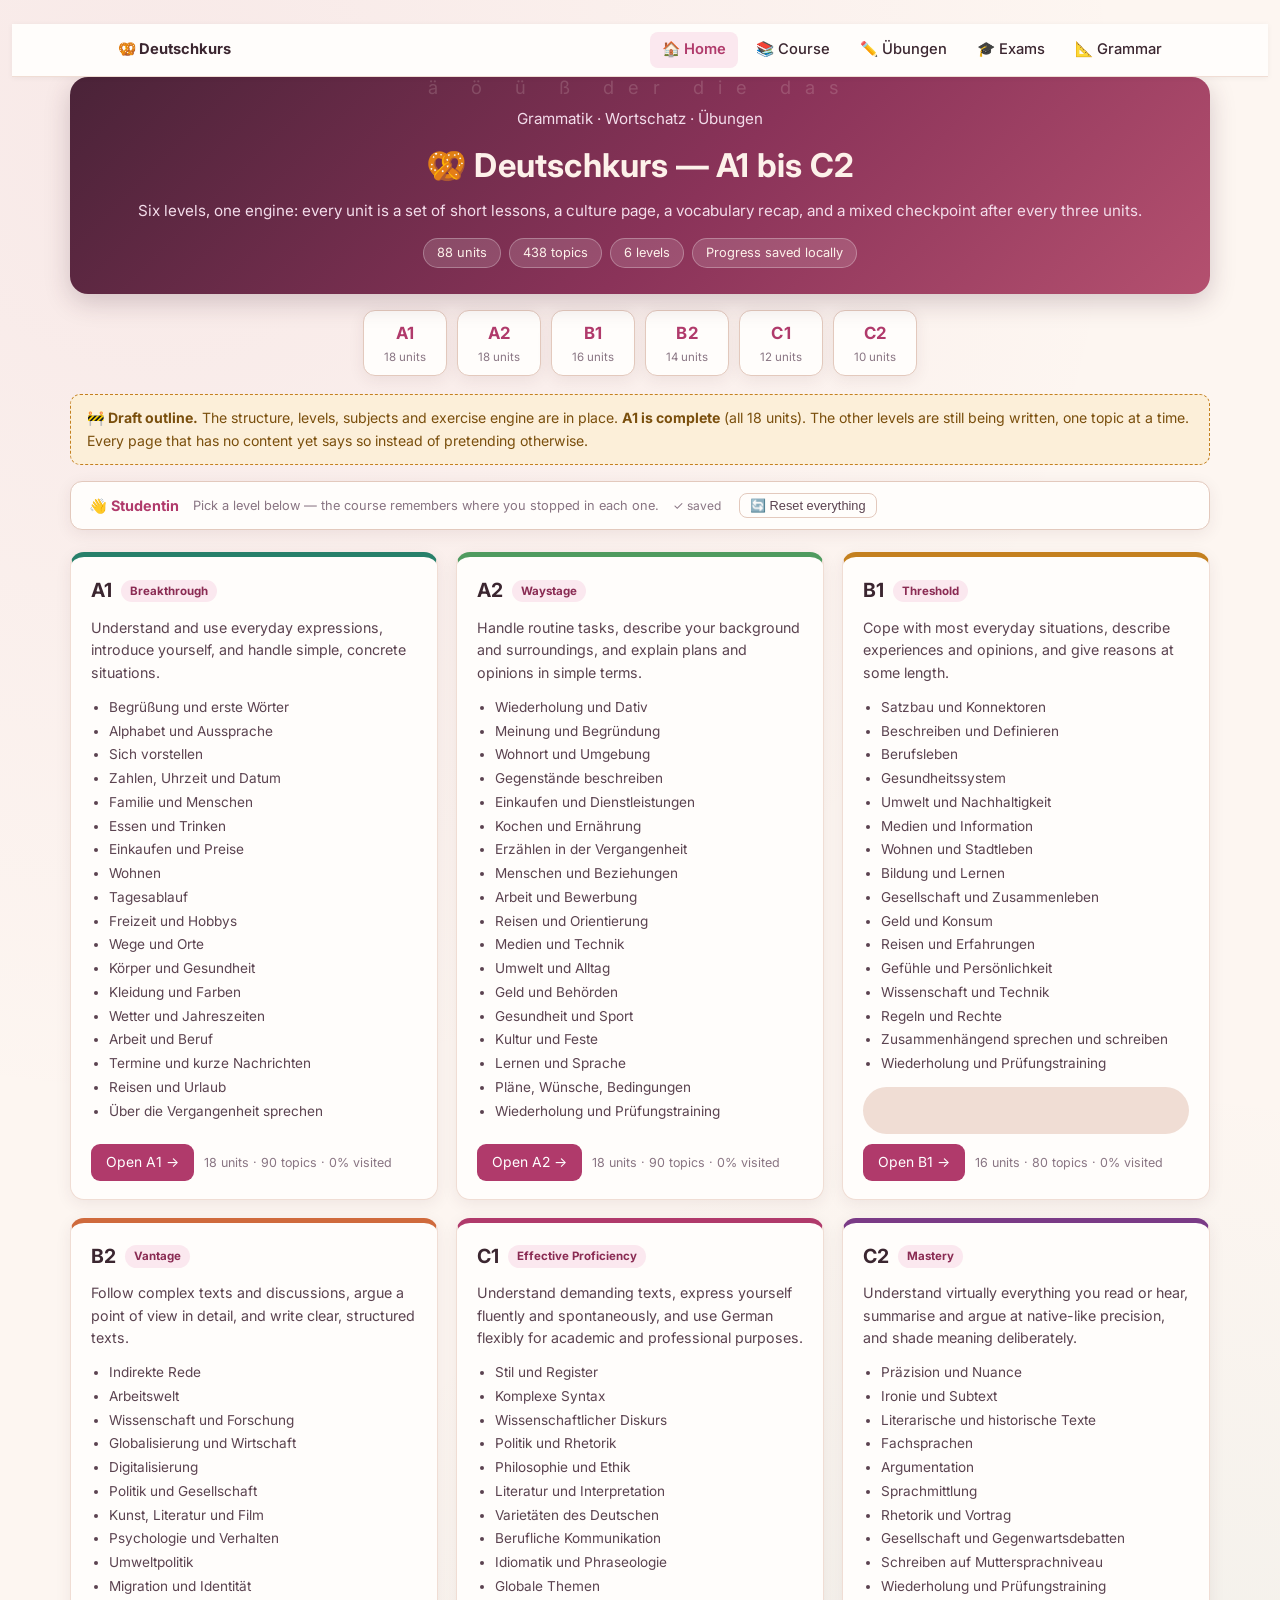
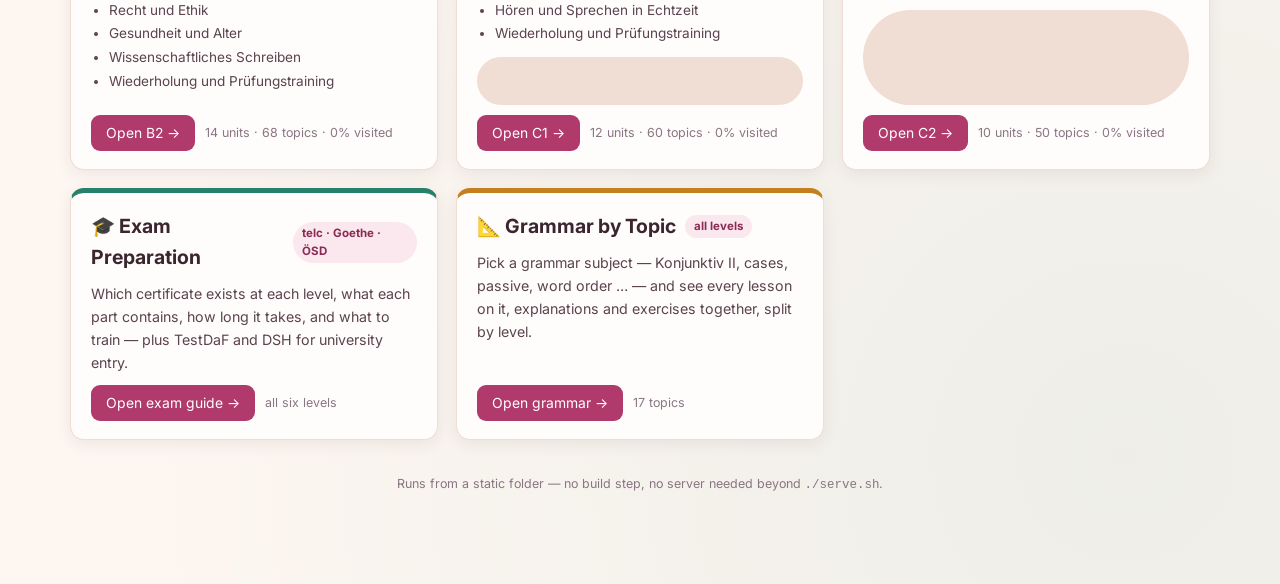
<file: index.html>
<!DOCTYPE html>
<html lang="en">
<head>
<meta charset="UTF-8">
<meta name="viewport" content="width=device-width, initial-scale=1.0">
<title>Deutschkurs — A1 to C2</title>
<link rel="preconnect" href="https://fonts.googleapis.com">
<link rel="preconnect" href="https://fonts.gstatic.com" crossorigin>
<link href="https://fonts.googleapis.com/css2?family=Inter:wght@400;500;600;700&display=swap" rel="stylesheet">
<link rel="stylesheet" href="style.css?v=4">
</head>
<body>
<div class="wrap">
  <header class="page-head">
    <p>Grammatik · Wortschatz · Übungen</p>
    <h1>🥨 Deutschkurs — A1 bis C2</h1>
    <p>Six levels, one engine: every unit is a set of short lessons, a culture page, a vocabulary recap, and a mixed checkpoint after every three units.</p>
    <div class="badges">
      <span id="bTotalUnits">— units</span>
      <span id="bTotalTopics">— topics</span>
      <span>6 levels</span>
      <span>Progress saved locally</span>
    </div>
  </header>

  <nav class="level-switch" id="levelSwitch" aria-label="Choose a level"></nav>

  <div class="draft-banner">
    <strong>🚧 Draft outline.</strong> The structure, levels, subjects and exercise engine are in place.
    <strong>A1 is complete</strong> (all 18 units). The other levels are still being written, one topic at a time.
    Every page that has no content yet says so instead of pretending otherwise.
  </div>

  <div class="profile-bar" id="profileBar"></div>

  <div class="level-grid" id="levelGrid"></div>

  <div class="level-grid" style="margin-top:18px">
    <div class="level-card" style="border-top-color:#27806a">
      <h2>🎓 Exam Preparation <span class="lv-tag">telc · Goethe · ÖSD</span></h2>
      <p class="lv-goal">Which certificate exists at each level, what each part contains, how long it takes, and what to train — plus TestDaF and DSH for university entry.</p>
      <div class="lv-foot"><a class="lv-btn" href="exam.html">Open exam guide →</a><span class="lv-stat">all six levels</span></div>
    </div>
    <div class="level-card" style="border-top-color:#c4801f">
      <h2>📐 Grammar by Topic <span class="lv-tag">all levels</span></h2>
      <p class="lv-goal">Pick a grammar subject — Konjunktiv II, cases, passive, word order … — and see every lesson on it, explanations and exercises together, split by level.</p>
      <div class="lv-foot"><a class="lv-btn" href="grammar-topics.html">Open grammar →</a><span class="lv-stat">17 topics</span></div>
    </div>
  </div>

  <footer class="page-foot">Runs from a static folder — no build step, no server needed beyond <code>./serve.sh</code>.</footer>
</div>

<script src="progress.js?v=5"></script>
<script src="builders.js?v=4"></script>
<script src="data/a1.js?v=5"></script>
<script src="data/a2.js?v=4"></script>
<script src="data/b1.js?v=4"></script>
<script src="data/b2.js?v=4"></script>
<script src="data/c1.js?v=4"></script>
<script src="data/c2.js?v=4"></script>
<script>
(function () {
  const esc = DK.esc;
  const codes = DK.LEVEL_CODES;

  function unitCount() { return codes.reduce(function (s, c) { return s + (LEVELS[c] ? LEVELS[c].units.length : 0); }, 0); }
  function topicCount() {
    return codes.reduce(function (s, c) {
      return s + (LEVELS[c] ? LEVELS[c].units.reduce(function (n, u) { return n + u.topics.length; }, 0) : 0);
    }, 0);
  }

  function renderSwitch() {
    document.getElementById('levelSwitch').innerHTML = codes.map(function (c) {
      const L = LEVELS[c];
      if (!L) return '<span class="soon"><b>' + c.toUpperCase() + '</b><small>planned</small></span>';
      return '<a href="course.html?level=' + c + '"><b>' + L.label + '</b><small>' + L.units.length + ' units</small></a>';
    }).join('');
  }

  function renderGrid() {
    document.getElementById('levelGrid').innerHTML = codes.map(function (c) {
      const L = LEVELS[c];
      if (!L) return '';
      const P = DK.level(c);
      const topics = L.units.reduce(function (n, u) { return n + u.topics.length; }, 0);
      const pages = L.units.reduce(function (n, u) { return n + u.topics.length + 2; }, 0);
      const seen = Object.keys(P.pages).length;
      const pct = pages ? Math.round(Math.min(seen, pages) / pages * 100) : 0;
      const subjects = L.units.map(function (u) { return '<li>' + esc(u.subject) + '</li>'; }).join('');
      return '<div class="level-card lv-' + c + '">' +
        '<h2>' + L.label + ' <span class="lv-tag">' + esc(L.name.split('—')[1] ? L.name.split('—')[1].trim() : L.name) + '</span></h2>' +
        '<p class="lv-goal">' + esc(L.goal) + '</p>' +
        '<ul class="subjects">' + subjects + '</ul>' +
        '<div class="pb-bar-track"><div class="pb-bar-fill" style="width:' + pct + '%"></div></div>' +
        '<div class="lv-foot"><a class="lv-btn" href="course.html?level=' + c + '">Open ' + L.label + ' →</a>' +
        '<span class="lv-stat">' + L.units.length + ' units · ' + topics + ' topics · ' + pct + '% visited</span></div>' +
        '</div>';
    }).join('');
  }

  function renderProfileBar() {
    const d = DK.get();
    document.getElementById('profileBar').innerHTML =
      '<span>👋 <span class="pb-name">' + esc(d.name || 'Studentin') + '</span></span>' +
      '<span class="pb-pct">Pick a level below — the course remembers where you stopped in each one.</span>' +
      '<span class="pb-save" id="pbSave"></span>' +
      '<button onclick="resetAll()">🔄 Reset everything</button>';
    DK.setBadge('saved');
  }
  window.resetAll = function () {
    if (!confirm('Reset saved progress for every level? This cannot be undone.')) return;
    DK.reset();
    renderProfileBar(); renderGrid();
  };

  document.addEventListener('DOMContentLoaded', async function () {
    document.getElementById('bTotalUnits').textContent = unitCount() + ' units';
    document.getElementById('bTotalTopics').textContent = topicCount() + ' topics';
    renderSwitch();
    await DK.load();
    document.body.classList.toggle('genders-off', DK.get().display !== 'genders');
    renderProfileBar();
    renderGrid();
  });
})();
</script>
<script src="nav.js?v=4"></script>
</body>
</html>
</file>
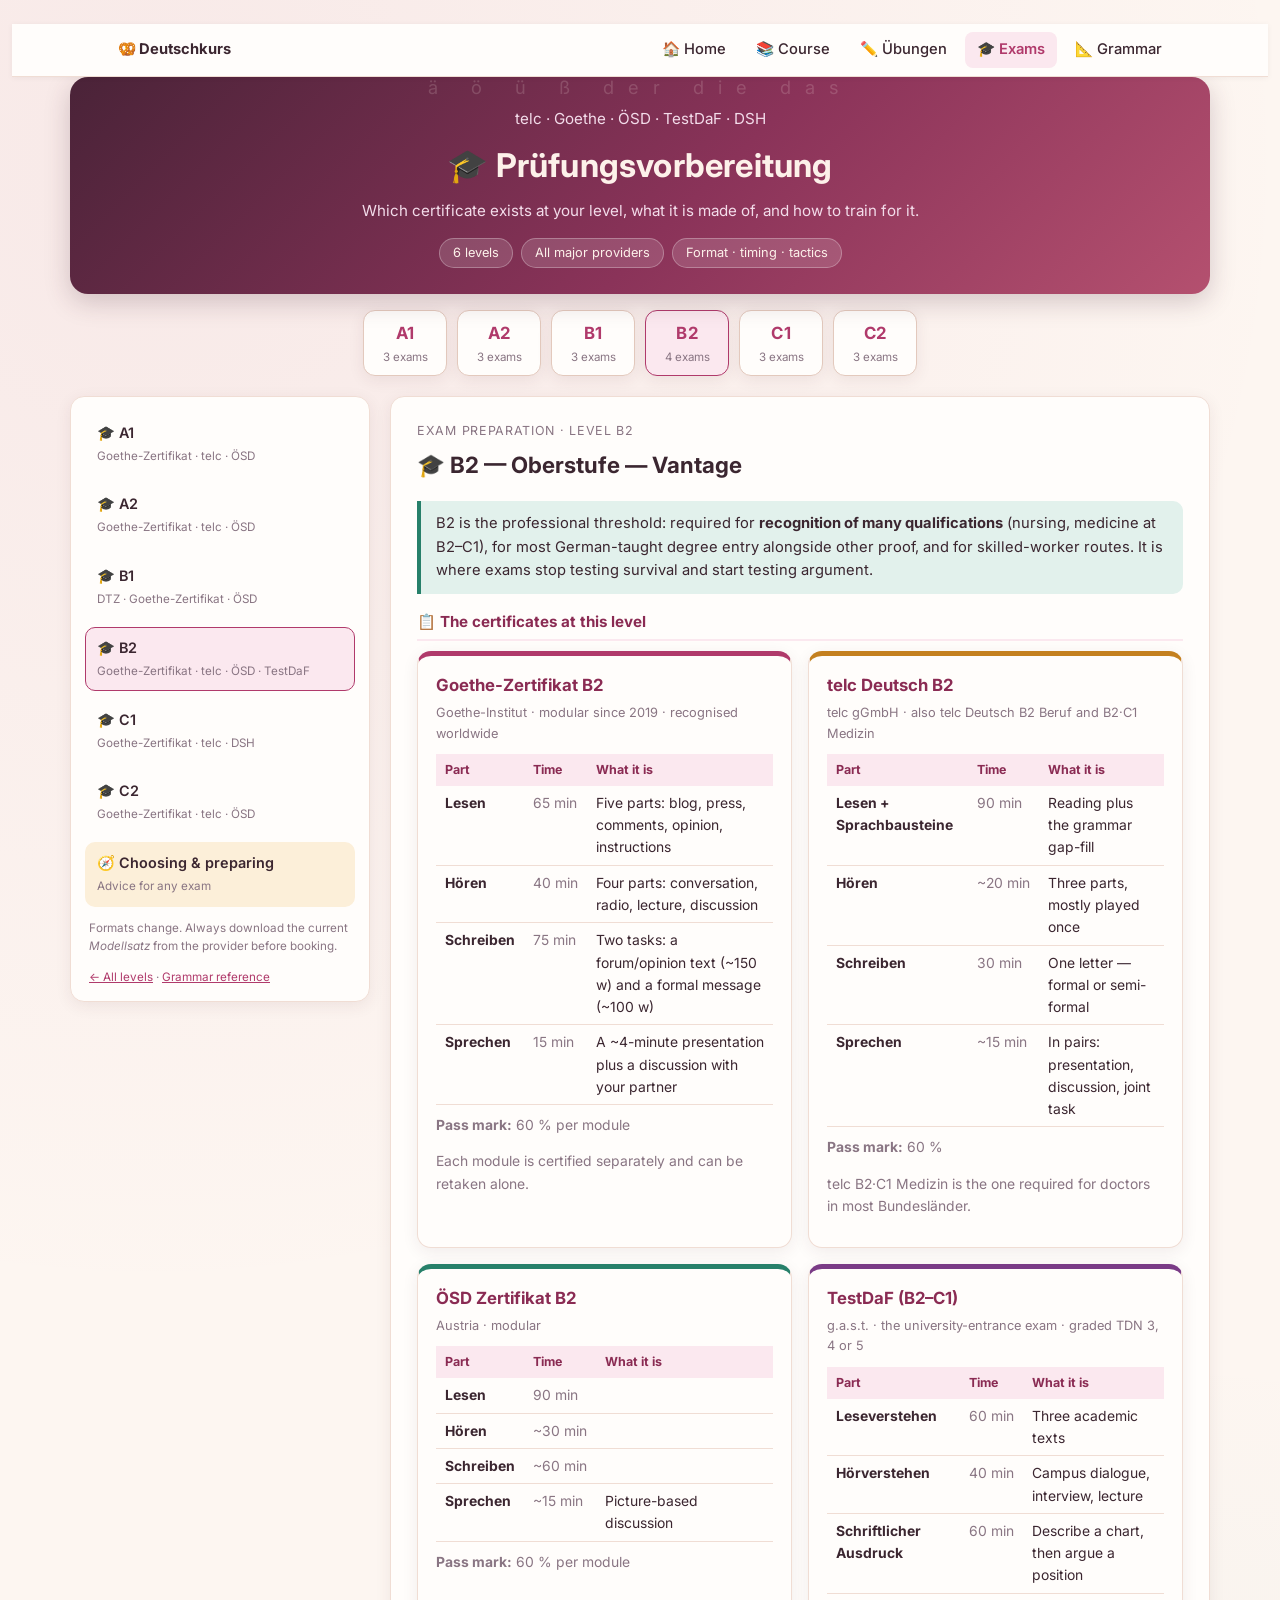
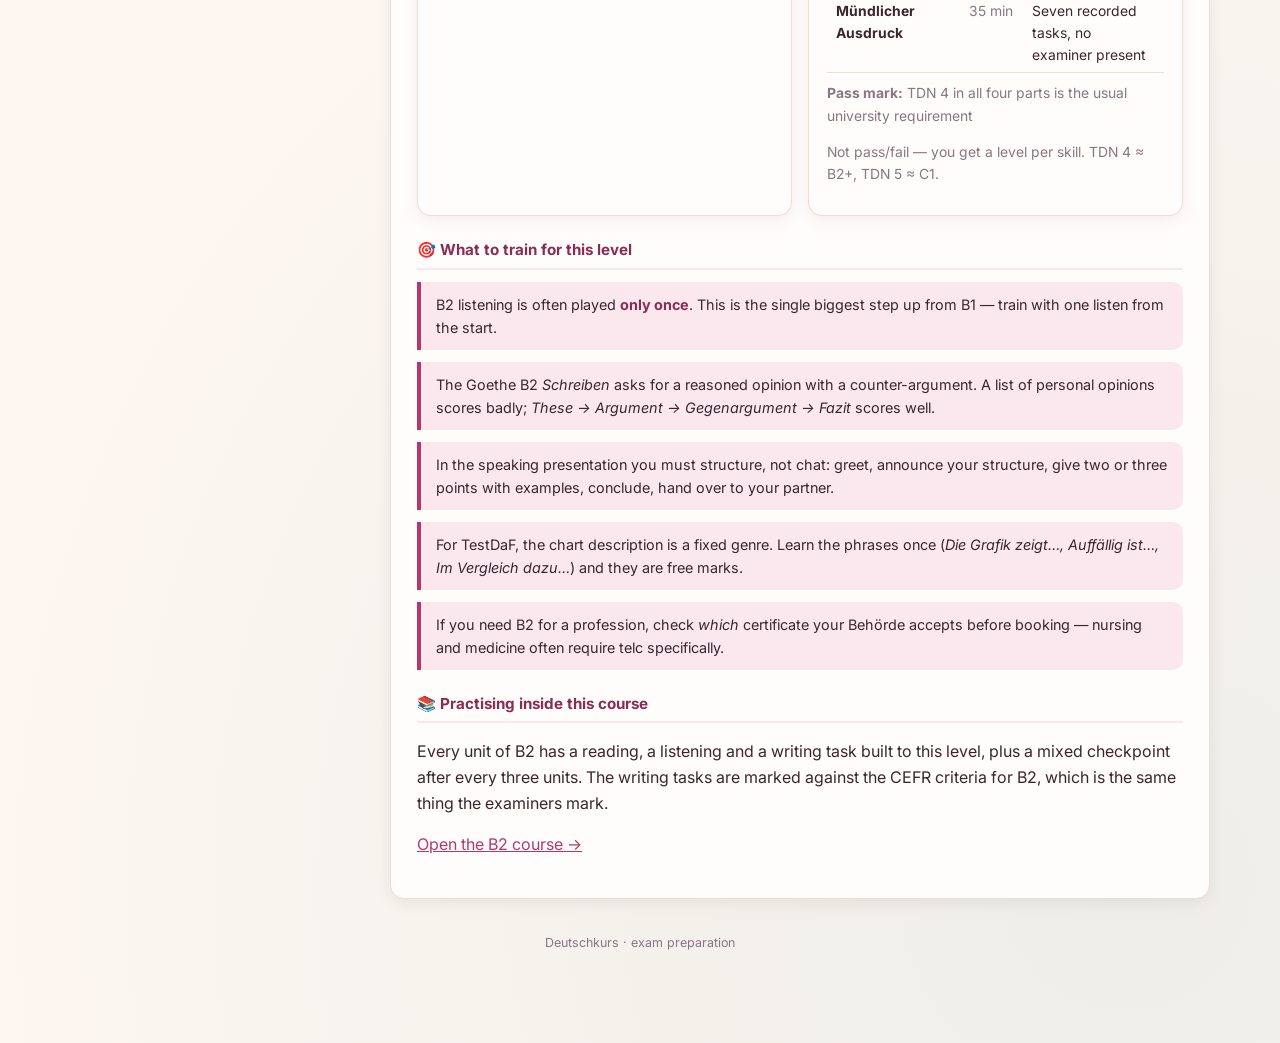
<file: exam.html>
<!DOCTYPE html>
<html lang="en">
<head>
<meta charset="UTF-8">
<meta name="viewport" content="width=device-width, initial-scale=1.0">
<title>Exam Preparation — Deutschkurs</title>
<link rel="preconnect" href="https://fonts.googleapis.com">
<link rel="preconnect" href="https://fonts.gstatic.com" crossorigin>
<link href="https://fonts.googleapis.com/css2?family=Inter:wght@400;500;600;700&display=swap" rel="stylesheet">
<link rel="stylesheet" href="style.css?v=4">
</head>
<body>
<div class="wrap">
  <header class="page-head">
    <p>telc · Goethe · ÖSD · TestDaF · DSH</p>
    <h1>🎓 Prüfungsvorbereitung</h1>
    <p>Which certificate exists at your level, what it is made of, and how to train for it.</p>
    <div class="badges"><span>6 levels</span><span>All major providers</span><span>Format · timing · tactics</span></div>
  </header>

  <nav class="level-switch" id="levelSwitch" aria-label="Choose a level"></nav>

  <div class="layout">
    <aside class="sidebar">
      <nav class="course-nav" id="examNav"></nav>
      <p class="progress-note">Formats change. Always download the current <em>Modellsatz</em> from the provider before booking.</p>
      <p class="progress-note"><a href="index.html">← All levels</a> · <a href="grammar-topics.html">Grammar reference</a></p>
    </aside>
    <main class="lecture" id="examPane"></main>
  </div>
  <footer class="page-foot">Deutschkurs · exam preparation</footer>
</div>

<script src="progress.js?v=5"></script>
<script src="builders.js?v=4"></script>
<script src="data/a1.js?v=5"></script>
<script src="data/a2.js?v=4"></script>
<script src="data/b1.js?v=4"></script>
<script src="data/b2.js?v=4"></script>
<script src="data/c1.js?v=4"></script>
<script src="data/c2.js?v=4"></script>
<script src="data/exams.js?v=4"></script>
<script>
(function () {
  const esc = DK.esc;
  const codes = DK.LEVEL_CODES;
  const params = new URLSearchParams(location.search);
  let active = (params.get('level') || 'b2').toLowerCase();
  if (codes.indexOf(active) < 0) active = 'b2';

  function renderSwitch() {
    document.getElementById('levelSwitch').innerHTML = codes.map(function (c) {
      const L = LEVELS[c];
      return '<a href="exam.html?level=' + c + '"' + (c === active ? ' aria-current="page"' : '') + '><b>' +
        (L ? L.label : c.toUpperCase()) + '</b><small>' + (EXAMS[c] ? EXAMS[c].exams.length + ' exams' : '—') + '</small></a>';
    }).join('');
  }
  function renderNav() {
    document.getElementById('examNav').innerHTML = codes.map(function (c) {
      const e = EXAMS[c];
      return '<button class="nav-item' + (c === active ? ' active' : '') + '" onclick="openLevel(\'' + c + '\')">' +
        '<span class="ni-title">🎓 ' + (LEVELS[c] ? LEVELS[c].label : c.toUpperCase()) + '</span>' +
        '<span class="ni-meta">' + (e ? e.exams.map(function (x) { return x.name.split(/[—:]/)[0].trim().split(' ')[0]; })
          .filter(function (v, i, a) { return a.indexOf(v) === i; }).join(' · ') : '—') + '</span></button>';
    }).join('') +
    '<button class="nav-item cp" onclick="openLevel(\'general\')">' +
    '<span class="ni-title">🧭 Choosing &amp; preparing</span><span class="ni-meta">Advice for any exam</span></button>';
  }

  function examCard(x) {
    let h = '<div class="exam-card ' + x.cls + '"><h4>' + esc(x.name) + '</h4><p class="e-sub">' + x.sub + '</p>';
    h += '<table class="exam-parts"><tr><th>Part</th><th>Time</th><th>What it is</th></tr>';
    x.parts.forEach(function (p) {
      h += '<tr><td><strong>' + esc(p[0]) + '</strong></td><td class="mins">' + esc(p[1] || '—') + '</td><td>' + esc(p[2] || '') + '</td></tr>';
    });
    h += '</table>';
    h += '<p class="note" style="margin-top:9px"><strong>Pass mark:</strong> ' + esc(x.pass) + '</p>';
    if (x.note) h += '<p class="note">' + x.note + '</p>';
    return h + '</div>';
  }

  function renderPane() {
    const pane = document.getElementById('examPane');
    if (active === 'general') {
      pane.innerHTML =
        '<div class="lecture-crumb">Exam preparation · any level</div>' +
        '<h3 class="lecture-title">🧭 Choosing and preparing</h3>' +
        '<div class="lecture-block"><h4>Which certificate?</h4><ul class="goals">' +
        EXAM_GENERAL.choosing.map(function (x) { return '<li>' + x + '</li>'; }).join('') + '</ul></div>' +
        '<div class="lecture-block"><h4>How to prepare</h4><ul class="goals">' +
        EXAM_GENERAL.preparing.map(function (x) { return '<li>' + x + '</li>'; }).join('') + '</ul></div>' +
        '<div class="exam-tip"><strong>One warning:</strong> this page summarises formats as a study aid. ' +
        'Providers change parts, timings and pass marks. Before you book, download the current Modellsatz from ' +
        'goethe.de, telc.net, osd.at or testdaf.de and work from that.</div>';
      return;
    }
    const e = EXAMS[active], L = LEVELS[active];
    let h = '<div class="lecture-crumb">Exam preparation · Level ' + (L ? L.label : active.toUpperCase()) + '</div>';
    h += '<h3 class="lecture-title">🎓 ' + (L ? L.label + ' — ' + esc(L.name) : active.toUpperCase()) + '</h3>';
    h += '<div class="skill-intro">' + e.intro + '</div>';
    h += '<div class="lecture-block"><h4>📋 The certificates at this level</h4><div class="exam-grid">' +
      e.exams.map(examCard).join('') + '</div></div>';
    h += '<div class="lecture-block"><h4>🎯 What to train for this level</h4>' +
      e.tips.map(function (t) { return '<div class="exam-tip">' + t + '</div>'; }).join('') + '</div>';
    if (L) {
      h += '<div class="lecture-block"><h4>📚 Practising inside this course</h4>' +
        '<p>Every unit of ' + L.label + ' has a reading, a listening and a writing task built to this level, ' +
        'plus a mixed checkpoint after every three units. The writing tasks are marked against the CEFR criteria for ' +
        L.label + ', which is the same thing the examiners mark.</p>' +
        '<p><a class="lv-btn" href="course.html?level=' + active + '">Open the ' + L.label + ' course →</a></p></div>';
    }
    pane.innerHTML = h;
  }

  window.openLevel = function (c) {
    active = c;
    history.replaceState(null, '', c === 'general' ? 'exam.html' : 'exam.html?level=' + c);
    renderNav(); renderPane();
    window.scrollTo({ top: 0, behavior: 'smooth' });
  };
  document.addEventListener('DOMContentLoaded', function () { renderSwitch(); renderNav(); renderPane(); });
})();
</script>
<script src="nav.js?v=4"></script>
</body>
</html>
</file>
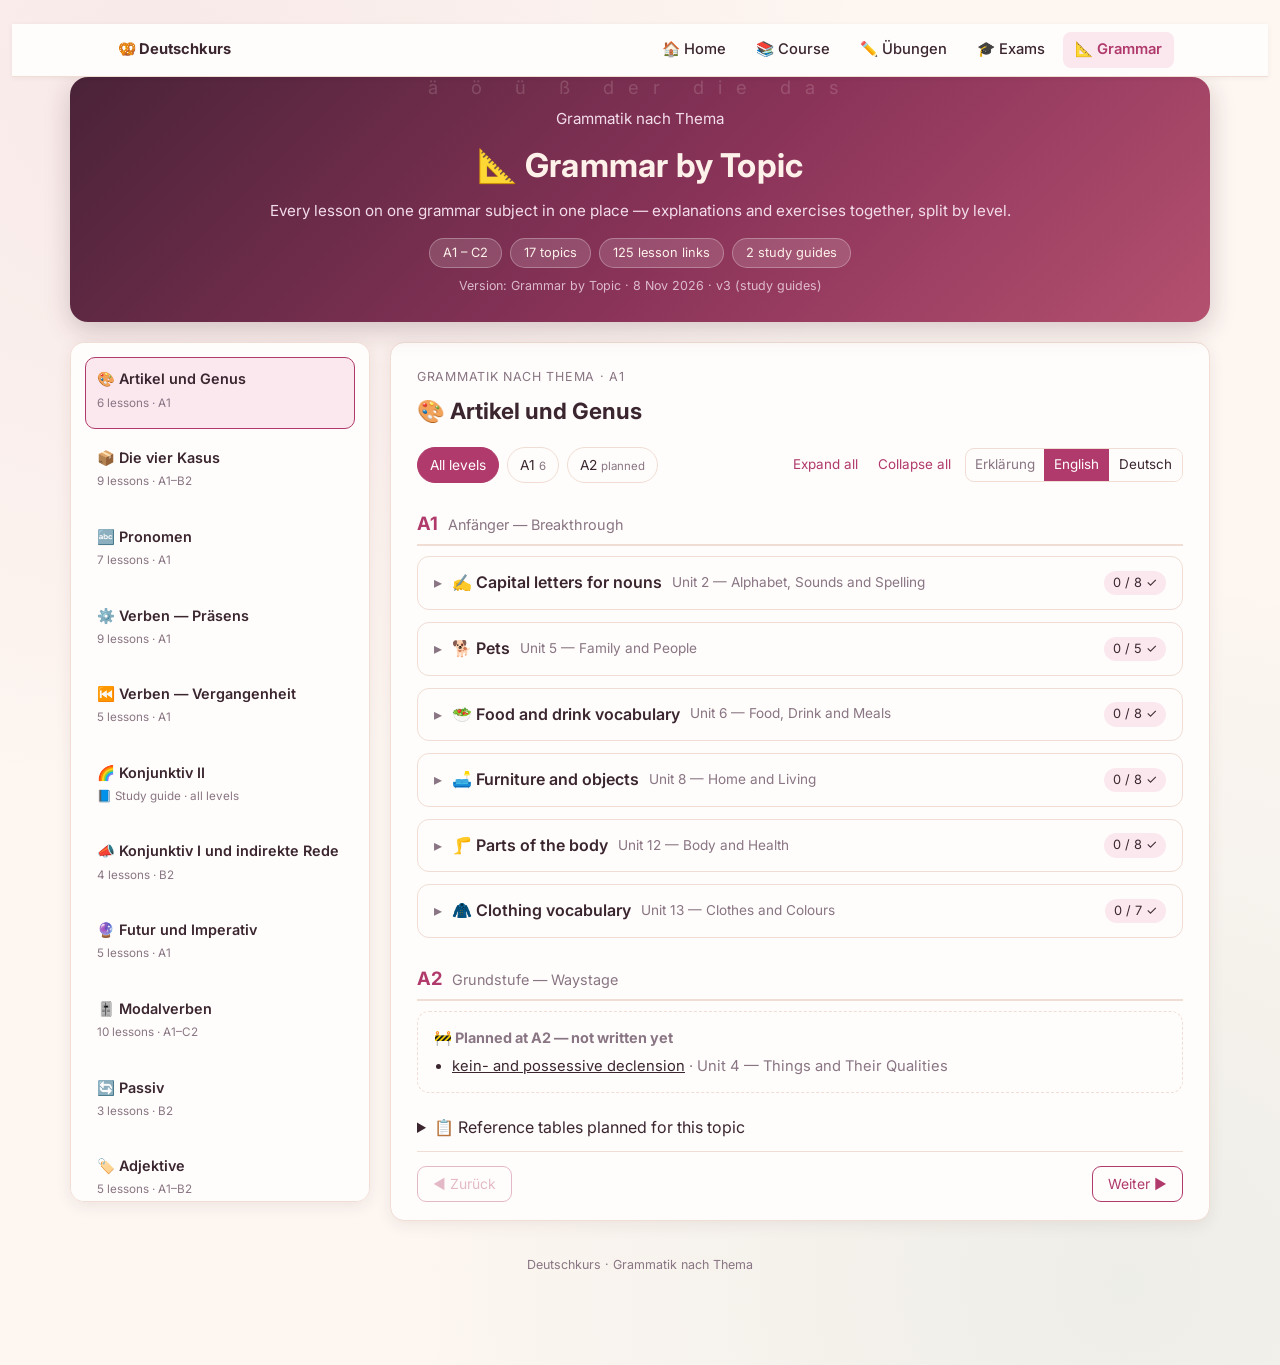
<file: grammar-topics.html>
<!DOCTYPE html>
<html lang="en">
<head>
<meta charset="UTF-8">
<meta name="viewport" content="width=device-width, initial-scale=1.0">
<title>Grammatik nach Thema — Deutschkurs</title>
<link rel="preconnect" href="https://fonts.googleapis.com">
<link rel="preconnect" href="https://fonts.gstatic.com" crossorigin>
<link href="https://fonts.googleapis.com/css2?family=Inter:wght@400;500;600;700&display=swap" rel="stylesheet">
<link rel="stylesheet" href="style.css?v=4">
<style>
  .g-tools { display: flex; gap: 8px; align-items: center; flex-wrap: wrap; margin: 6px 0 18px; }
  .g-chip { font: inherit; font-size: 0.86rem; padding: 6px 12px; border-radius: 999px; border: 1px solid var(--line);
            background: var(--card-bg); color: inherit; cursor: pointer; }
  .g-chip small { color: var(--muted); margin-left: 4px; }
  .g-chip.on { background: var(--accent); border-color: var(--accent); color: #fff; }
  .g-chip.on small { color: rgba(255,255,255,.8); }
  .g-tools .spacer { flex: 1; }
  .g-link { font: inherit; font-size: 0.84rem; background: none; border: 0; color: var(--accent); cursor: pointer; padding: 4px 6px; }
  .g-switch { display: inline-flex; border: 1px solid var(--line); border-radius: 9px; overflow: hidden; font-size: 0.84rem; }
  .g-switch span { padding: 5px 9px; color: var(--muted); }
  .g-switch button { font: inherit; border: 0; background: var(--card-bg); color: inherit; padding: 5px 10px; cursor: pointer; }
  .g-switch button.on { background: var(--accent); color: #fff; }
  .g-level { display: flex; align-items: baseline; gap: 10px; margin: 26px 0 10px; padding-bottom: 6px; border-bottom: 2px solid var(--line); }
  .g-level b { font-size: 1.15rem; color: var(--accent); }
  .g-level span { color: var(--muted); font-size: 0.9rem; }
  .g-lesson { border: 1px solid var(--line); background: var(--card-bg); border-radius: 12px; margin: 0 0 12px; }
  .g-lesson > summary { list-style: none; cursor: pointer; padding: 13px 16px; display: flex; gap: 10px; align-items: center; flex-wrap: wrap; }
  .g-lesson > summary::-webkit-details-marker { display: none; }
  .g-lesson > summary::before { content: '▸'; color: var(--muted); transition: transform .15s; }
  .g-lesson[open] > summary::before { transform: rotate(90deg); }
  .g-lesson .gl-title { font-weight: 600; }
  .g-lesson .gl-unit { color: var(--muted); font-size: 0.85rem; flex: 1; min-width: 180px; }
  .g-lesson .gl-score { font-size: 0.8rem; padding: 2px 9px; border-radius: 999px; background: var(--accent-soft); white-space: nowrap; }
  .g-lesson .gl-score.done { background: var(--accent2-soft); }
  .g-lesson .gl-body { padding: 4px 18px 14px; border-top: 1px solid var(--line); }
  .g-lesson .gl-more { margin: 0 0 20px; }
  .g-lesson .gl-more > summary { cursor: pointer; color: var(--accent); font-weight: 500; margin-bottom: 10px; }
  .g-lesson .gl-foot { text-align: right; font-size: 0.88rem; }
  .g-planned { border: 1px dashed var(--line); border-radius: 12px; padding: 10px 16px; margin: 0 0 12px; font-size: 0.92rem; }
  .g-planned h5 { margin: 4px 0 6px; font-size: 0.9rem; color: var(--muted); }
  .g-planned ul { margin: 0; padding-left: 18px; }
  .g-planned li { margin: 3px 0; }
  .g-planned a { color: inherit; }
  .g-planned .u { color: var(--muted); }
  /* ---- study guides ---- */
  .g-intro { font-size: 0.98rem; margin: 0 0 16px; }
  .g-toc { border: 1px solid var(--line); background: var(--card-bg); border-radius: 12px; padding: 12px 16px; margin: 0 0 18px; }
  .g-toc h5 { margin: 0 0 8px; font-size: 0.85rem; color: var(--muted); text-transform: uppercase; letter-spacing: .6px; }
  .g-toc ol { margin: 0; padding-left: 0; list-style: none; columns: 2 260px; column-gap: 24px; }
  .g-toc li { margin: 3px 0; break-inside: avoid; font-size: 0.9rem; }
  .g-toc a { text-decoration: none; }
  .g-toc a:hover { text-decoration: underline; }
  .g-chap { border: 1px solid var(--line); background: var(--card-bg); border-radius: 12px; margin: 0 0 12px; scroll-margin-top: 12px; }
  .g-chap > summary { list-style: none; cursor: pointer; padding: 13px 16px; font-weight: 600; display: flex; gap: 10px; }
  .g-chap > summary::-webkit-details-marker { display: none; }
  .g-chap > summary::before { content: '▸'; color: var(--muted); transition: transform .15s; }
  .g-chap[open] > summary::before { transform: rotate(90deg); }
  .g-chap .gc-body { padding: 6px 18px 16px; border-top: 1px solid var(--line); overflow-x: auto; }
  .g-chap table.vocab { margin: 8px 0 12px; }
  .g-chap table.vocab td { vertical-align: top; }
  .g-compare { border: 1px solid var(--line-strong); border-radius: 10px; padding: 10px 14px; margin: 12px 0; background: var(--accent-soft); }
  .g-compare h5 { margin: 0 0 6px; font-size: 0.92rem; color: var(--accent-dark); }
  .g-compare p { margin: 5px 0; }
  .g-compare table.vocab { background: var(--card-bg); }
  .g-warn { border-left: 4px solid var(--amber, #d89a2b); background: var(--amber-soft, #fff4dc); border-radius: 0 10px 10px 0; padding: 9px 13px; margin: 12px 0; font-size: 0.92rem; }
  .g-v { color: var(--accent2); }
  .g-k { color: var(--accent); }
  .g-practice { border: 1px dashed var(--line-strong); border-radius: 12px; padding: 10px 16px; margin: 18px 0 0; }
  .g-practice h5 { margin: 4px 0 6px; font-size: 0.92rem; }
  .g-practice ul { margin: 0; padding-left: 18px; }
  .g-practice li { margin: 4px 0; }
  .g-practice .u { color: var(--muted); font-size: 0.86rem; }
</style>
</head>
<body>
<div class="wrap">
  <header class="page-head">
    <p>Grammatik nach Thema</p>
    <h1>📐 Grammar by Topic</h1>
    <p>Every lesson on one grammar subject in one place — explanations and exercises together, split by level.</p>
    <div class="badges" id="gBadges"></div>
    <p style="font-size:.78rem;opacity:.8;margin-top:8px">Version: Grammar by Topic · 8 Nov 2026 · v3 (study guides)</p>
  </header>

  <div class="layout">
    <aside class="sidebar">
      <nav class="course-nav" id="refNav"></nav>
      <p class="progress-note"><a href="index.html">← All levels</a> · <a href="practice.html">Übungen</a></p>
    </aside>
    <main class="lecture" id="refPane"></main>
  </div>
  <footer class="page-foot">Deutschkurs · Grammatik nach Thema</footer>
</div>

<script src="progress.js?v=5"></script>
<script src="builders.js?v=4"></script>
<script src="data/a1.js?v=5"></script>
<script src="data/a2.js?v=4"></script>
<script src="data/b1.js?v=4"></script>
<script src="data/b2.js?v=4"></script>
<script src="data/c1.js?v=4"></script>
<script src="data/c2.js?v=4"></script>
<script src="data/explain-de.js?v=4"></script>
<script src="data/explain-de-a1.js?v=1"></script>
<script src="data/grammar-map.js?v=6"></script>
<script src="data/grammar-guides.js?v=5"></script>
<script>
(function () {
  'use strict';
  const esc = DK.esc;
  const LV = ['a1', 'a2', 'b1', 'b2', 'c1', 'c2'];
  const LEVELS = window.LEVELS || {};
  const PREF = 'deutsch.grammar.view';

  function written(t) { return !!(t && (t.explanation || t.exercises)); }
  function unitName(u) { return u.title.replace(/^\S+\s+/, ''); }

  /* ---------- resolve the map into lessons + planned items ---------- */
  const SECTIONS = (window.GRAMMAR_MAP || []).map(function (s) {
    const lessons = [];
    const used = {};
    s.lessons.forEach(function (r) {
      const L = LEVELS[r[0]], unit = L && L.units[r[1]], topic = unit && unit.topics[r[2]];
      if (!written(topic)) { console.warn('grammar-map: no written lesson at', r.join('/')); return; }
      lessons.push({ lv: r[0], u: r[1], t: r[2], unit: unit, topic: topic });
      used[r[0] + '/' + r[1]] = true;
    });
    const planned = [];
    LV.forEach(function (lv) {
      const L = LEVELS[lv];
      if (!L) return;
      L.units.forEach(function (unit, ui) {
        if (used[lv + '/' + ui]) return;
        if (unit.topics.every(written)) return;            // fully written units are covered by `lessons`
        (unit.grammarFocus || []).forEach(function (g) {
          if (s.planned && s.planned.test(g)) planned.push({ lv: lv, u: ui, unit: unit, text: g });
        });
      });
    });
    lessons.sort(function (a, b) { return LV.indexOf(a.lv) - LV.indexOf(b.lv) || a.u - b.u || a.t - b.t; });
    return Object.assign({}, s, { lessons: lessons, planned: planned });
  });

  function levelsOf(s) {
    return LV.filter(function (lv) {
      return s.lessons.some(function (l) { return l.lv === lv; }) || s.planned.some(function (p) { return p.lv === lv; });
    });
  }
  function levelSpan(s) {
    const l = s.lessons.map(function (x) { return x.lv; });
    if (!l.length) return 'planned only';
    const a = l[0].toUpperCase(), b = l[l.length - 1].toUpperCase();
    return a === b ? a : a + '–' + b;
  }

  /* ---------- state ---------- */
  let active = 0, lvFilter = 'all';
  function readPref() {
    const h = decodeURIComponent(location.hash.replace(/^#/, ''));
    let id = '', lv = '';
    if (h) { id = h.split('/')[0]; lv = h.split('/')[1] || ''; }
    else { try { const p = JSON.parse(localStorage.getItem(PREF) || '{}'); id = p.id || ''; lv = p.lv || ''; } catch (e) {} }
    const i = SECTIONS.findIndex(function (s) { return s.id === id; });
    if (i >= 0) active = i;
    lvFilter = LV.indexOf(lv) >= 0 ? lv : 'all';
  }
  function writePref() {
    const s = SECTIONS[active];
    try { localStorage.setItem(PREF, JSON.stringify({ id: s.id, lv: lvFilter })); } catch (e) {}
    history.replaceState(null, '', '#' + s.id + (lvFilter === 'all' ? '' : '/' + lvFilter));
  }

  /* ---------- exercise progress, shared with the course pages ---------- */
  function exKey(l, idx) { return 'u' + l.u + '_t' + l.t + '_e' + idx; }
  function lessonScore(l) {
    const ex = DK.level(l.lv).exercises;
    const n = ((l.topic.exercises || '').match(/<li>/g) || []).length;
    let ok = 0;
    for (let i = 0; i < n; i++) if (ex[exKey(l, i)] && ex[exKey(l, i)].correct === true) ok++;
    return { ok: ok, n: n };
  }
  function scoreHtml(l) {
    const s = lessonScore(l);
    if (!s.n) return '';
    return '<span class="gl-score' + (s.ok === s.n ? ' done' : '') + '">' + s.ok + ' / ' + s.n + ' ✓</span>';
  }
  function persist(li, value, ok) {
    if (li.hasAttribute('data-guide')) {
      const s = SECTIONS[active];
      guideStore(s)[li.getAttribute('data-q')] = { value: value, correct: ok };
      DK.save();
      const sc = guideScore(s), el = document.getElementById('gQuizScore');
      if (el) { el.textContent = sc.ok + ' / ' + sc.n + ' ✓'; el.className = 'gl-score' + (sc.ok === sc.n ? ' done' : ''); }
      renderNav();
      return;
    }
    const lv = li.getAttribute('data-lv');
    DK.level(lv).exercises[li.getAttribute('data-ex-key')] = { value: value, correct: ok };
    DK.save();
    const card = li.closest('.g-lesson');
    const l = SECTIONS[active].lessons[+card.getAttribute('data-i')];
    const sc = card.querySelector('.gl-score');
    if (sc) sc.outerHTML = scoreHtml(l);
    renderNav();
  }
  function mark(fb, ok) {
    fb.className = 'feedback ' + (ok ? 'correct' : 'wrong');
    fb.textContent = ok ? '✓ Richtig' : '✗ Try again';
  }
  window.checkAnswer = function (btn) {
    const li = btn.closest('li'), input = li.querySelector('input[type="text"]');
    const ok = input.getAttribute('data-answer').split('|').some(function (a) {
      return DK.deEq(input.value, a, input.hasAttribute('data-case'));
    });
    mark(li.querySelector('.feedback'), ok);
    persist(li, input.value, ok);
  };
  window.checkSelect = function (btn) {
    const li = btn.closest('li'), sel = li.querySelector('select');
    const ok = DK.deEq(sel.value, sel.getAttribute('data-answer'), sel.hasAttribute('data-case'));
    mark(li.querySelector('.feedback'), ok);
    persist(li, sel.value, ok);
  };
  function restoreExercises(pane) {
    pane.querySelectorAll('.g-lesson').forEach(function (card) {
      const l = SECTIONS[active].lessons[+card.getAttribute('data-i')];
      const store = DK.level(l.lv).exercises;
      card.querySelectorAll('.exercise li').forEach(function (li, idx) {
        const key = exKey(l, idx);
        li.setAttribute('data-ex-key', key);
        li.setAttribute('data-lv', l.lv);
        const saved = store[key];
        if (!saved) return;
        const input = li.querySelector('input[type="text"]'), sel = li.querySelector('select');
        if (input) input.value = saved.value || '';
        if (sel && saved.value) sel.value = saved.value;
        if (saved.correct === true || saved.correct === false) mark(li.querySelector('.feedback'), saved.correct);
      });
    });
  }

  /* ---------- rendering ---------- */
  function wantsGerman() { return DK.get().explainLang === 'de'; }
  function deText(l) {
    const un = ((window.DE_TEXT || {})[l.lv] || {})[l.u];
    return un && un.topics && un.topics[l.t] || null;
  }
  function courseLink(lv, u, p) { return 'course.html?level=' + lv + '&unit=' + u + '&page=' + p; }

  /* ---------- study guides ---------- */
  function guideOf(s) { return s.guide && (window.GRAMMAR_GUIDES || {})[s.guide] || null; }
  function guideStore(s) { const g = DK.get().guides; return g[s.id] || (g[s.id] = {}); }
  function guideScore(s) {
    const g = guideOf(s);
    if (!g) return { ok: 0, n: 0 };
    const st = (DK.get().guides || {})[s.id] || {};
    let ok = 0;
    g.quiz.forEach(function (q, i) { if (st[i] && st[i].correct === true) ok++; });
    return { ok: ok, n: g.quiz.length };
  }
  function sectionScore(s) {
    let ok = 0, n = 0;
    s.lessons.forEach(function (l) { const x = lessonScore(l); ok += x.ok; n += x.n; });
    const gq = guideScore(s); ok += gq.ok; n += gq.n;
    return { ok: ok, n: n };
  }
  function guideHtml(s, g) {
    let h = '<div class="g-intro">' + g.intro + '</div>';
    h += '<nav class="g-toc"><h5>Contents</h5><ol>' +
      g.chapters.map(function (c) { return '<li><a href="#" onclick="return goChapter(\'' + c.id + '\')">' + esc(c.title) + '</a></li>'; }).join('') +
      '<li><a href="#" onclick="return goChapter(\'quiz\')">📝 Test yourself</a></li>' +
      (s.lessons.length ? '<li><a href="#" onclick="return goChapter(\'practice\')">📚 Practise in the course</a></li>' : '') +
      '</ol></nav>';
    g.chapters.forEach(function (c) {
      h += '<details class="g-chap" id="ch-' + c.id + '" open><summary>' + esc(c.title) + '</summary><div class="gc-body">' + c.html + '</div></details>';
    });
    const sc = guideScore(s);
    h += '<details class="g-chap" id="ch-quiz" open><summary>📝 Test yourself <span class="gl-score' + (sc.ok === sc.n ? ' done' : '') + '" id="gQuizScore" style="margin-left:auto">' + sc.ok + ' / ' + sc.n + ' ✓</span></summary>' +
      '<div class="gc-body"><ol class="exercise" id="gQuiz">' + g.quiz.join('') + '</ol></div></details>';
    if (s.lessons.length) {
      h += '<div class="g-practice" id="ch-practice"><h5>📚 Practise in the course — lessons that use ' + esc(s.title) + '</h5><ul>' +
        s.lessons.map(function (l) {
          return '<li><a href="' + courseLink(l.lv, l.u, l.t) + '">' + l.topic.icon + ' ' + esc(l.topic.title) + '</a> <span class="u">· ' + esc(unitName(l.unit)) + '</span></li>';
        }).join('') + '</ul></div>';
    }
    return h;
  }
  function restoreGuide(s) {
    const st = guideStore(s);
    document.querySelectorAll('#gQuiz > li').forEach(function (li, idx) {
      li.setAttribute('data-guide', s.id);
      li.setAttribute('data-q', idx);
      const saved = st[idx];
      if (!saved) return;
      const input = li.querySelector('input[type="text"]'), sel = li.querySelector('select');
      if (input) input.value = saved.value || '';
      if (sel && saved.value) sel.value = saved.value;
      if (saved.correct === true || saved.correct === false) mark(li.querySelector('.feedback'), saved.correct);
    });
  }
  window.goChapter = function (id) {
    const el = document.getElementById('ch-' + id);
    if (el) { if (el.tagName === 'DETAILS') el.open = true; window.scrollTo(0, el.getBoundingClientRect().top + window.pageYOffset - 70); }
    return false;
  };

  function renderNav() {
    document.getElementById('refNav').innerHTML = SECTIONS.map(function (s, i) {
      const sc = sectionScore(s), ok = sc.ok, n = sc.n;
      const meta = guideOf(s) ? '📘 Study guide · all levels' : s.lessons.length
        ? s.lessons.length + ' lesson' + (s.lessons.length === 1 ? '' : 's') + ' · ' + levelSpan(s)
        : (s.planned.length ? 'planned only' : 'not written yet');
      return '<button class="nav-item' + (i === active ? ' active' : '') + '" onclick="openSection(' + i + ')">' +
        '<span class="ni-title">' + s.icon + ' ' + esc(s.title) + '</span>' +
        '<span class="ni-meta">' + meta + '</span>' +
        (n ? '<span class="ni-bar"><span style="width:' + Math.round(ok / n * 100) + '%"></span></span>' : '') + '</button>';
    }).join('');
  }

  function lessonHtml(l, i, open) {
    const t = l.topic;
    let body = '';
    if (t.explanation) {
      const de = wantsGerman() ? deText(l) : null;
      body += de
        ? '<div class="lecture-block"><h4>📖 Erklärung <span class="script-tag">auf Deutsch · ' + l.lv.toUpperCase() + '</span></h4>' + de + '</div>'
        : '<div class="lecture-block"><h4>📖 Explanation' + (wantsGerman() ? ' <span class="script-tag">deutsche Fassung fehlt noch</span>' : '') + '</h4>' + t.explanation + '</div>';
    }
    if (t.grammar) body += '<div class="lecture-block"><h4>✏️ Grammar</h4>' + t.grammar + '</div>';
    if (t.vocab || t.dialogs) {
      body += '<details class="gl-more"><summary>📚 Vocabulary' + (t.dialogs ? ' and dialog' : '') + '</summary>' +
        (t.vocab ? '<div class="lecture-block">' + t.vocab + '</div>' : '') +
        (t.dialogs ? '<div class="lecture-block">' + t.dialogs + '</div>' : '') + '</details>';
    }
    if (t.exercises) body += '<div class="lecture-block"><h4>📝 Exercises</h4>' + t.exercises + '</div>';
    body += '<p class="gl-foot"><a href="' + courseLink(l.lv, l.u, l.t) + '">Open in the course →</a></p>';
    return '<details class="g-lesson" data-i="' + i + '"' + (open ? ' open' : '') + '>' +
      '<summary><span class="gl-title">' + t.icon + ' ' + esc(t.title) + '</span>' +
      '<span class="gl-unit">' + esc(unitName(l.unit)) + '</span>' + scoreHtml(l) + '</summary>' +
      '<div class="gl-body">' + body + '</div></details>';
  }

  function renderPane() {
    const s = SECTIONS[active];
    const g = guideOf(s);
    if (g) {
      lvFilter = 'all';
      let gh = '<div class="lecture-crumb">Grammatik nach Thema · Study guide · all levels</div>' +
        '<h3 class="lecture-title">' + s.icon + ' ' + esc(s.title) + '</h3>' +
        '<div class="g-tools"><span class="spacer"></span>' +
        '<button class="g-link" onclick="toggleAll(true)">Expand all</button><button class="g-link" onclick="toggleAll(false)">Collapse all</button></div>' +
        guideHtml(s, g) + navButtons();
      document.getElementById('refPane').innerHTML = gh;
      restoreGuide(s);
      return;
    }
    const lvls = levelsOf(s);
    if (lvFilter !== 'all' && lvls.indexOf(lvFilter) < 0) lvFilter = 'all';
    const shown = lvFilter === 'all' ? lvls : [lvFilter];
    const few = s.lessons.filter(function (l) { return shown.indexOf(l.lv) >= 0; }).length <= 2;

    let h = '<div class="lecture-crumb">Grammatik nach Thema · ' + levelSpan(s) + '</div>' +
      '<h3 class="lecture-title">' + s.icon + ' ' + esc(s.title) + '</h3>';

    h += '<div class="g-tools">';
    if (lvls.length) {
      h += '<button class="g-chip' + (lvFilter === 'all' ? ' on' : '') + '" onclick="filterLevel(\'all\')">All levels</button>';
      lvls.forEach(function (lv) {
        const n = s.lessons.filter(function (l) { return l.lv === lv; }).length;
        h += '<button class="g-chip' + (lvFilter === lv ? ' on' : '') + '" onclick="filterLevel(\'' + lv + '\')">' +
          lv.toUpperCase() + '<small>' + (n || 'planned') + '</small></button>';
      });
    }
    h += '<span class="spacer"></span>';
    if (s.lessons.length) h += '<button class="g-link" onclick="toggleAll(true)">Expand all</button><button class="g-link" onclick="toggleAll(false)">Collapse all</button>';
    h += '<span class="g-switch" title="Language of the explanations"><span>Erklärung</span>' +
      ['en', 'de'].map(function (m) {
        return '<button class="' + (DK.get().explainLang === m ? 'on' : '') + '" onclick="setExplain(\'' + m + '\')">' + (m === 'en' ? 'English' : 'Deutsch') + '</button>';
      }).join('') + '</span></div>';

    if (!lvls.length) {
      h += '<div class="pending-box"><span class="pb-ico">🚧</span><strong>No lessons on this topic yet</strong>' +
        '<p>Lessons will appear here as soon as a unit that teaches it is written.</p></div>';
    }
    shown.forEach(function (lv) {
      const L = LEVELS[lv];
      h += '<div class="g-level"><b>' + L.label + '</b><span>' + esc(L.name) + '</span></div>';
      s.lessons.forEach(function (l, i) { if (l.lv === lv) h += lessonHtml(l, i, few); });
      const pl = s.planned.filter(function (p) { return p.lv === lv; });
      if (pl.length) {
        h += '<div class="g-planned"><h5>🚧 Planned at ' + L.label + ' — not written yet</h5><ul>' +
          pl.map(function (p) {
            return '<li><a href="' + courseLink(lv, p.u, 0) + '">' + esc(p.text) + '</a> <span class="u">· ' + esc(unitName(p.unit)) + '</span></li>';
          }).join('') + '</ul></div>';
      }
    });
    if (s.reference && s.reference.length) {
      h += '<details class="gl-more" style="margin-top:22px"><summary>📋 Reference tables planned for this topic</summary><ul class="goals">' +
        s.reference.map(function (x) { return '<li>' + esc(x) + '</li>'; }).join('') + '</ul></details>';
    }
    h += navButtons();

    const pane = document.getElementById('refPane');
    pane.innerHTML = h;
    restoreExercises(pane);
  }

  function navButtons() {
    return '<div class="lecture-nav">' +
      '<button onclick="openSection(' + (active - 1) + ')" ' + (active === 0 ? 'disabled' : '') + '>◀ Zurück</button>' +
      '<div class="lecture-dots"></div>' +
      '<button onclick="openSection(' + (active + 1) + ')" ' + (active === SECTIONS.length - 1 ? 'disabled' : '') + '>Weiter ▶</button></div>';
  }
  function renderAll() { renderNav(); renderPane(); writePref(); }
  window.openSection = function (i) {
    if (i < 0 || i >= SECTIONS.length) return;
    active = i; lvFilter = 'all'; renderAll();
    window.scrollTo({ top: 0, behavior: 'smooth' });
  };
  window.filterLevel = function (lv) { lvFilter = lv; renderPane(); writePref(); };
  window.toggleAll = function (open) {
    document.querySelectorAll('#refPane .g-lesson, #refPane .g-chap').forEach(function (d) { d.open = open; });
  };
  window.setExplain = function (m) {
    const openIdx = [].map.call(document.querySelectorAll('#refPane .g-lesson'), function (d) { return d.open; });
    DK.get().explainLang = m === 'de' ? 'de' : 'en';
    DK.save();
    renderPane();
    document.querySelectorAll('#refPane .g-lesson').forEach(function (d, i) { d.open = !!openIdx[i]; });
  };
  window.addEventListener('hashchange', function () { readPref(); renderAll(); });

  document.addEventListener('DOMContentLoaded', async function () {
    await DK.load();
    const total = SECTIONS.reduce(function (n, s) { return n + s.lessons.length; }, 0);
    document.getElementById('gBadges').innerHTML =
      '<span>A1 – C2</span><span>' + SECTIONS.length + ' topics</span><span>' + total + ' lesson links</span>' +
      '<span>' + SECTIONS.filter(guideOf).length + ' study guides</span>';
    readPref();
    renderAll();
  });
})();
</script>
<script src="nav.js?v=4"></script>
</body>
</html>
</file>
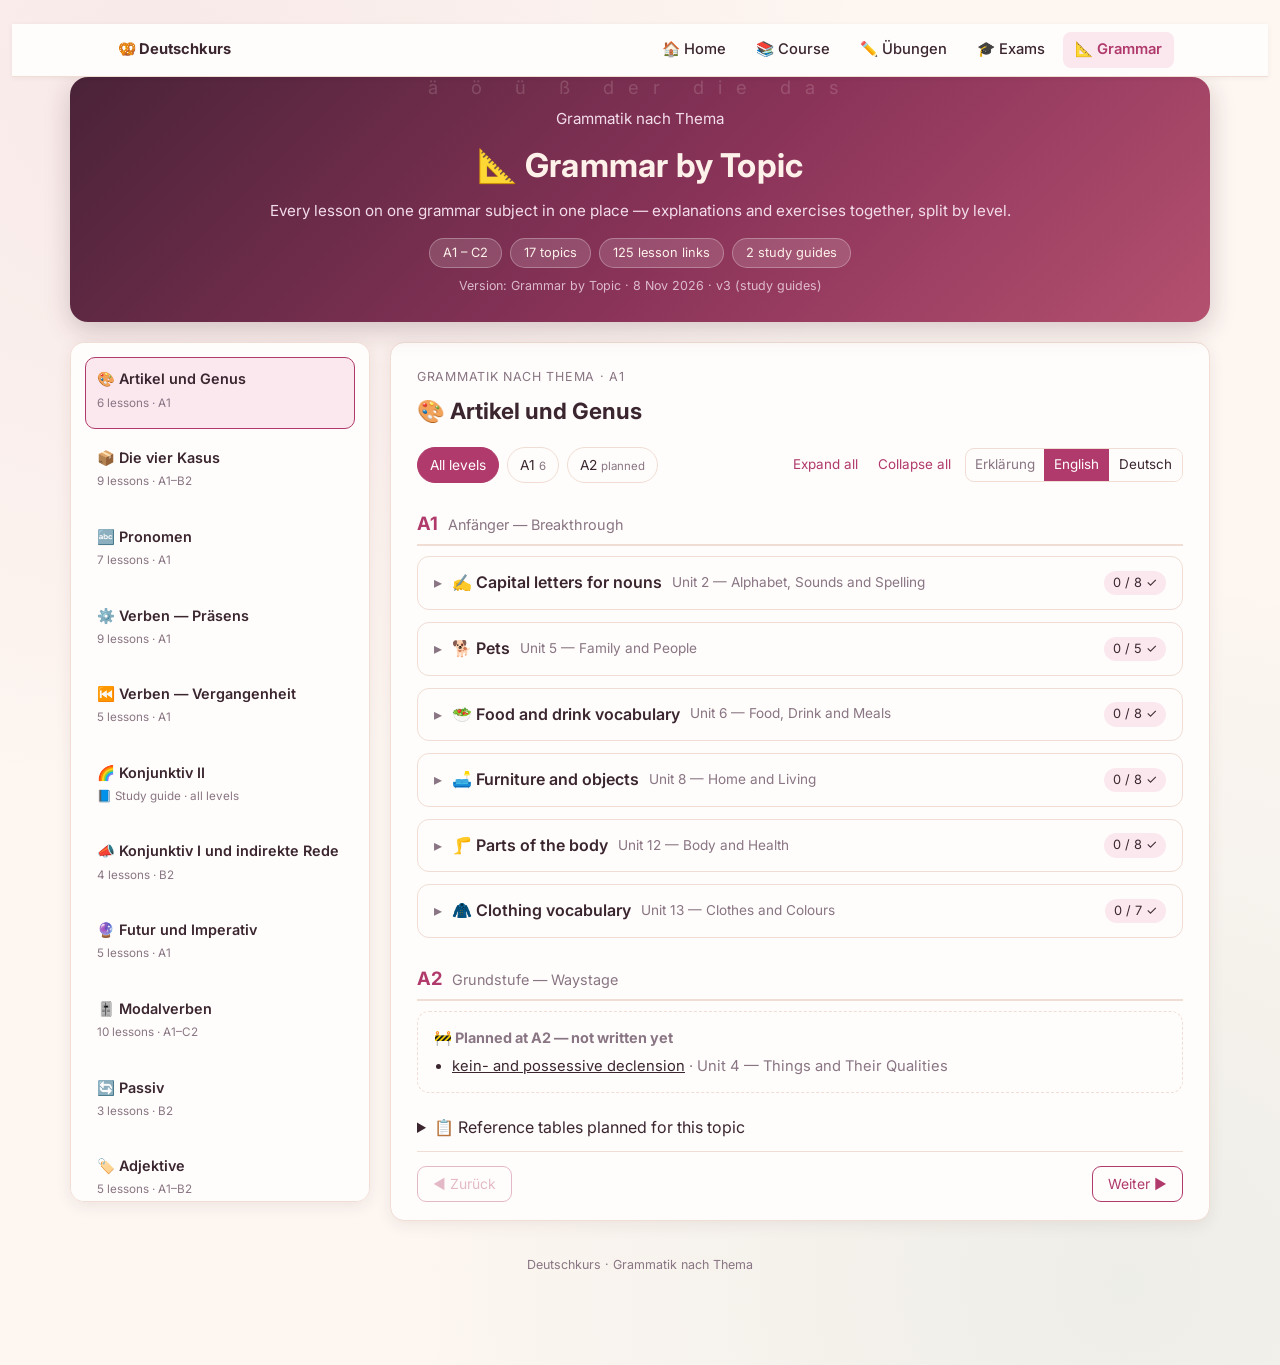
<file: grammar.html>
<!DOCTYPE html>
<html lang="en"><head><meta charset="UTF-8"><title>Grammar by Topic</title>
<meta http-equiv="refresh" content="0; url=grammar-topics.html">
<script>location.replace('grammar-topics.html' + location.hash);</script></head>
<body><p><a href="grammar-topics.html">Open Grammar by Topic →</a></p></body></html>
</file>
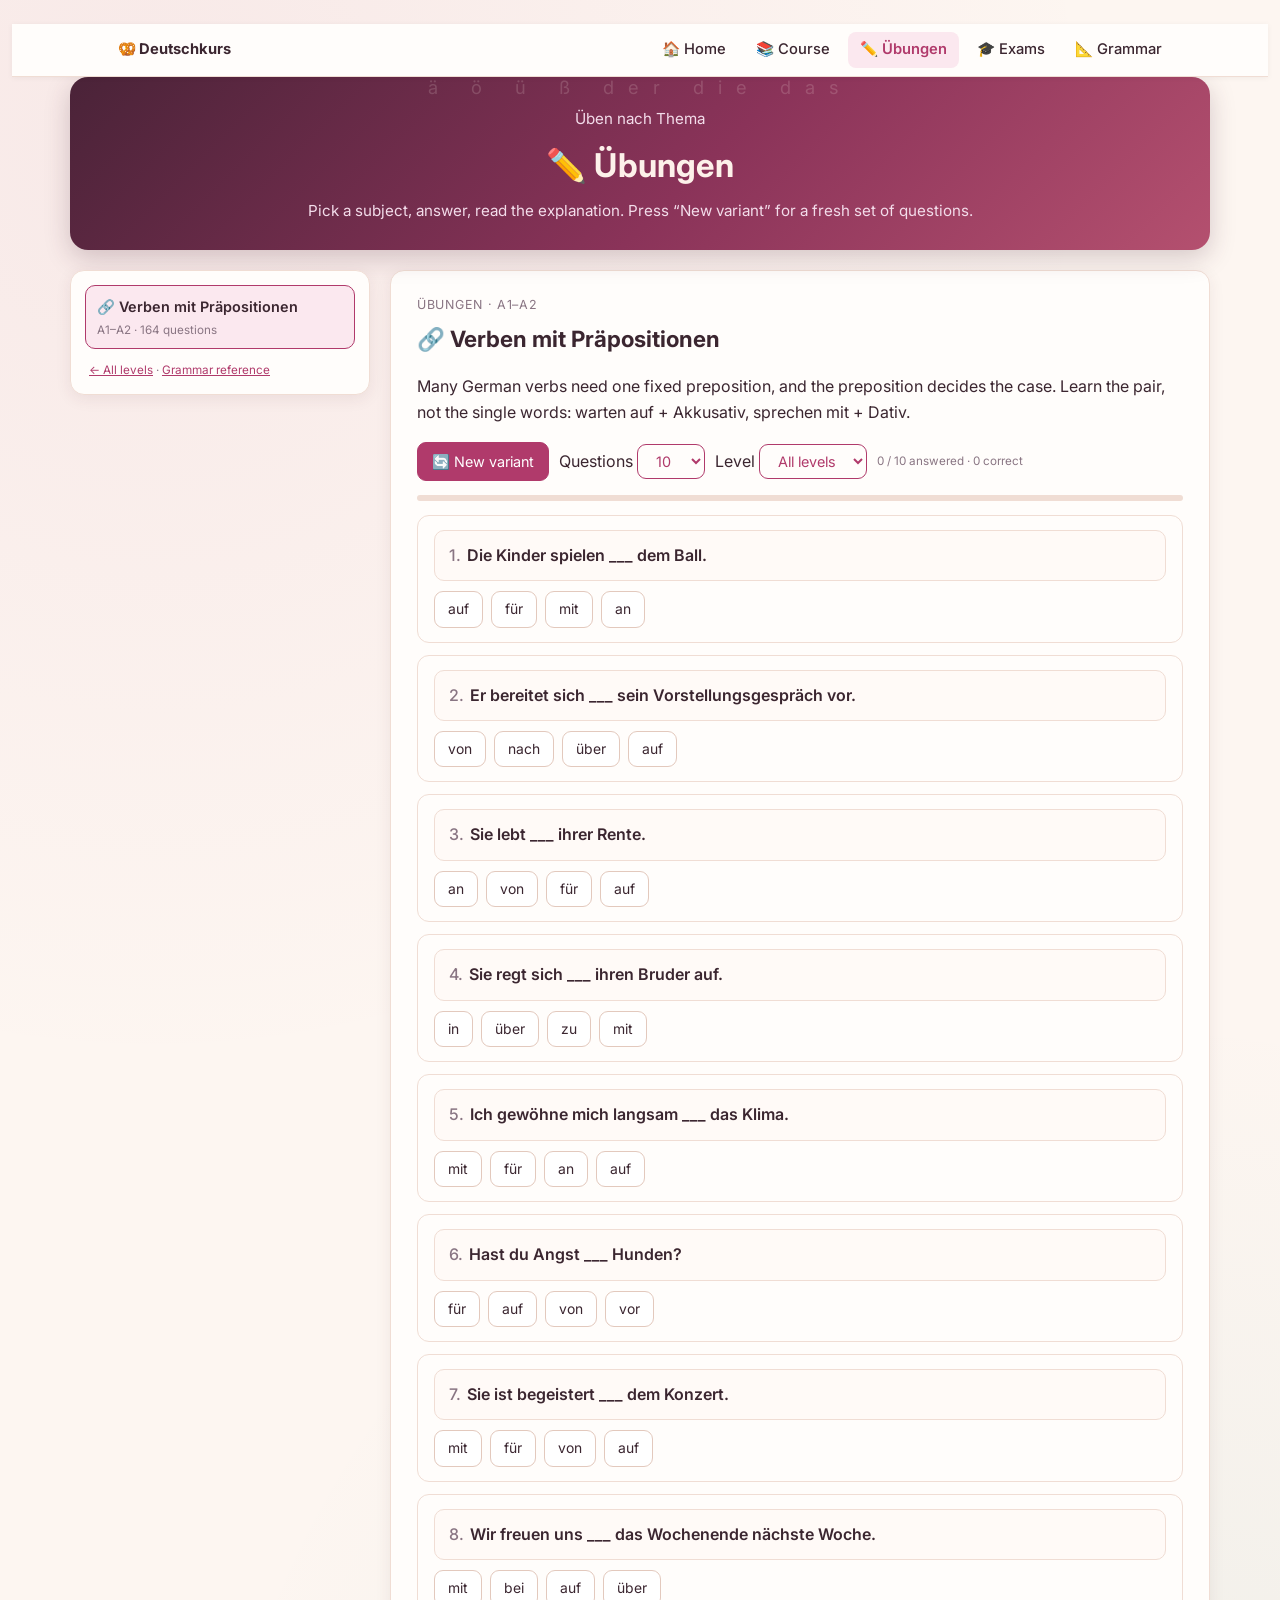
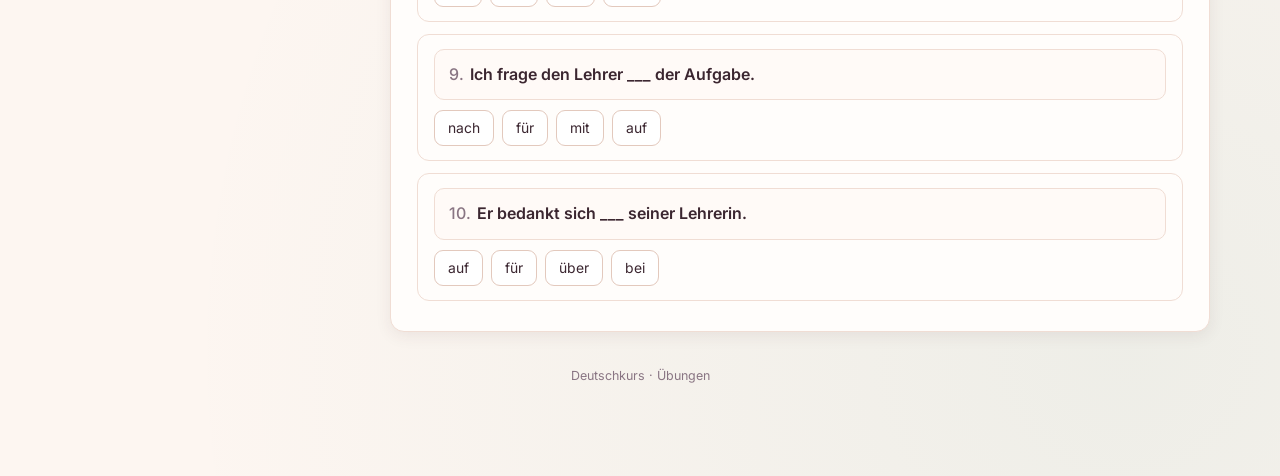
<file: practice.html>
<!DOCTYPE html>
<html lang="en">
<head>
<meta charset="utf-8">
<meta name="viewport" content="width=device-width, initial-scale=1">
<title>Übungen per Thema — Deutschkurs</title>
<link rel="preconnect" href="https://fonts.googleapis.com">
<link rel="preconnect" href="https://fonts.gstatic.com" crossorigin>
<link href="https://fonts.googleapis.com/css2?family=Inter:wght@400;500;600;700&display=swap" rel="stylesheet">
<link rel="stylesheet" href="style.css?v=4">
<style>
  .pq { border: 1px solid var(--line); background: var(--card-bg); border-radius: 12px; padding: 14px 16px; margin: 0 0 12px; }
  .pq .q { font-weight: 600; margin: 0 0 10px; }
  .pq .q .n { color: var(--muted); font-weight: 500; margin-right: 6px; }
  .pq .opts { display: flex; gap: 8px; flex-wrap: wrap; }
  .pq .why { margin: 10px 0 0; padding: 9px 12px; border-radius: 9px; font-size: 0.9rem; background: var(--accent-soft); }
  .pq.ok .why { background: var(--accent2-soft); }
  .pq .why b { display: block; margin-bottom: 2px; }
  .p-tools { display: flex; gap: 10px; align-items: center; flex-wrap: wrap; margin: 0 0 14px; }
  .p-tools button, .p-tools select { font: inherit; font-size: 0.9rem; padding: 7px 14px; border-radius: 9px; border: 1px solid var(--accent); background: var(--card-bg); color: var(--accent); cursor: pointer; }
  .p-tools button.primary { background: var(--accent); color: #fff; }
  .p-score { border: 2px solid var(--accent2); background: var(--accent2-soft); border-radius: 12px; padding: 14px 16px; margin-top: 16px; }
  .p-score h4 { margin: 0 0 6px; }
  .p-bar { height: 6px; background: var(--line); border-radius: 4px; margin: 0 0 14px; overflow: hidden; }
  .p-bar i { display: block; height: 100%; background: var(--accent2); width: 0; transition: width .25s; }
</style>
</head>
<body>
<div class="wrap">
  <header class="page-head">
    <p>Üben nach Thema</p>
    <h1>✏️ Übungen</h1>
    <p>Pick a subject, answer, read the explanation. Press “New variant” for a fresh set of questions.</p>
  </header>

  <div class="layout">
    <aside class="sidebar">
      <nav class="course-nav" id="subjectNav"></nav>
      <p class="progress-note"><a href="index.html">← All levels</a> · <a href="grammar-topics.html">Grammar reference</a></p>
    </aside>
    <main class="lecture" id="pane"></main>
  </div>
  <footer class="page-foot">Deutschkurs · Übungen</footer>
</div>

<script src="progress.js?v=5"></script>
<script src="data/practice.js?v=4"></script>
<script>
(function () {
  const esc = DK.esc;
  const SUBJECTS = window.PRACTICE;
  let active = 0, size = 10, lvl = 'all', set = [], answered = 0, correct = 0, wrongIdx = [];
  const SEEN = 'deutsch.practice.seen.';

  function getSeen(id) { try { return JSON.parse(localStorage.getItem(SEEN + id) || '[]'); } catch (e) { return []; } }
  function setSeen(id, a) { try { localStorage.setItem(SEEN + id, JSON.stringify(a)); } catch (e) {} }

  // Draw questions, unseen ones first; once the whole bank has been seen the cycle restarts.
  function draw(s, n, only) {
    if (only) return DK.shuffle(only.slice()).map(build);
    const all = s.questions.map(function (_, i) { return i; }).filter(function (i) { return lvl === 'all' || s.questions[i].lv === lvl; });
    let seen = getSeen(s.id).filter(function (i) { return all.indexOf(i) >= 0; });
    let fresh = all.filter(function (i) { return seen.indexOf(i) < 0; });
    if (fresh.length < n) { seen = []; fresh = all; }
    const picked = DK.shuffle(fresh.slice()).slice(0, n);
    setSeen(s.id, seen.concat(picked));
    return picked.map(build);
    function build(i) { return i; }
  }
  function view(i) {
    const q = SUBJECTS[active].questions[i];
    return { i: i, q: q, opts: DK.shuffle([q.a].concat(q.o)) };
  }

  function levelsOf(s) {
    const l = [];
    s.questions.forEach(function (q) { if (l.indexOf(q.lv) < 0) l.push(q.lv); });
    return l.sort();
  }
  function renderNav() {
    document.getElementById('subjectNav').innerHTML = SUBJECTS.map(function (s, i) {
      return '<button class="nav-item' + (i === active ? ' active' : '') + '" onclick="openSubject(' + i + ')">' +
        '<span class="ni-title">' + s.icon + ' ' + esc(s.title) + '</span>' +
        '<span class="ni-meta">' + s.level + ' · ' + s.questions.length + ' questions</span></button>';
    }).join('');
  }

  function newSet(only) {
    const s = SUBJECTS[active];
    set = draw(s, size, only).map(view);
    answered = 0; correct = 0; wrongIdx = [];
    renderPane();
  }

  function renderPane() {
    const s = SUBJECTS[active];
    let h = '<div class="lecture-crumb">Übungen · ' + s.level + '</div>' +
      '<h3 class="lecture-title">' + s.icon + ' ' + esc(s.title) + '</h3>' +
      '<p>' + esc(s.intro) + '</p>' +
      '<div class="p-tools"><button class="primary" onclick="newVariant()">🔄 New variant</button>' +
      '<label>Questions <select onchange="setSize(this.value)">' +
      [5, 10, 20, 30].map(function (n) { return '<option' + (n === size ? ' selected' : '') + '>' + n + '</option>'; }).join('') +
      '</select></label><label>Level <select onchange="setLevel(this.value)">' +
      ['all'].concat(levelsOf(s)).map(function (l) { return '<option value="' + l + '"' + (l === lvl ? ' selected' : '') + '>' + (l === 'all' ? 'All levels' : l) + '</option>'; }).join('') +
      '</select></label><span class="ni-meta" id="pStat"></span></div>' +
      '<div class="p-bar"><i id="pBar"></i></div>';
    set.forEach(function (v, n) {
      h += '<div class="pq" id="pq' + n + '"><p class="q"><span class="n">' + (n + 1) + '.</span>' + esc(v.q.s) + '</p><div class="opts">' +
        v.opts.map(function (o) { return '<button class="opt" onclick="pick(' + n + ',this)">' + esc(o) + '</button>'; }).join('') +
        '</div><div id="pw' + n + '"></div></div>';
    });
    h += '<div id="pScore"></div>';
    document.getElementById('pane').innerHTML = h;
    stat();
  }

  function stat() {
    document.getElementById('pStat').textContent = answered + ' / ' + set.length + ' answered · ' + correct + ' correct';
    document.getElementById('pBar').style.width = (set.length ? answered / set.length * 100 : 0) + '%';
  }

  window.pick = function (n, btn) {
    const v = set[n], card = document.getElementById('pq' + n);
    const ok = btn.textContent === v.q.a;
    card.querySelectorAll('.opt').forEach(function (b) {
      b.disabled = true;
      if (b.textContent === v.q.a) b.classList.add('right');
    });
    if (!ok) { btn.classList.add('wrong'); wrongIdx.push(v.i); }
    card.classList.add(ok ? 'ok' : 'bad');
    document.getElementById('pw' + n).innerHTML = '<div class="why"><b>' + (ok ? '✓ Richtig' : '✗ Richtig ist: ' + esc(v.q.a)) + '</b>' +
      esc(v.q.s.replace('___', v.q.a)) + '<br>' + esc(v.q.why) + '</div>';
    answered++; if (ok) correct++;
    stat();
    if (answered === set.length) finish();
  };

  function finish() {
    const pct = Math.round(correct / set.length * 100);
    const msg = pct === 100 ? 'Perfekt! 🎉' : pct >= 80 ? 'Sehr gut!' : pct >= 60 ? 'Gut — noch ein bisschen Übung.' : 'Weiter üben — du schaffst das.';
    document.getElementById('pScore').innerHTML = '<div class="p-score"><h4>' + msg + ' ' + correct + ' / ' + set.length + ' (' + pct + '%)</h4>' +
      '<div class="p-tools" style="margin:8px 0 0"><button class="primary" onclick="newVariant()">🔄 New variant</button>' +
      (wrongIdx.length ? '<button onclick="retryWrong()">↩ Retry my ' + wrongIdx.length + ' mistake' + (wrongIdx.length > 1 ? 's' : '') + '</button>' : '') + '</div></div>';
    document.getElementById('pScore').scrollIntoView({ behavior: 'smooth', block: 'nearest' });
  }

  window.newVariant = function () { newSet(); window.scrollTo({ top: 0, behavior: 'smooth' }); };
  window.retryWrong = function () { const w = wrongIdx.slice(); newSet(w); window.scrollTo({ top: 0, behavior: 'smooth' }); };
  window.setLevel = function (v) { lvl = v; newSet(); };
  window.setSize = function (v) { size = +v; newSet(); };
  window.openSubject = function (i) { active = i; lvl = 'all'; renderNav(); newSet(); };
  document.addEventListener('DOMContentLoaded', function () { renderNav(); newSet(); });
})();
</script>
<script src="nav.js?v=4"></script>
</body>
</html>
</file>
<file: style.css>
/* =========================================================
   Deutschkurs — shared theme
   Palette: warm blush paper, plum ink, raspberry / jade / amber accents.
   Deliberately no blue and no pure black anywhere.
   ========================================================= */
:root {
  --bg:            #fdf6f1;
  --card-bg:       #fffdfb;
  --ink:           #3b2630;   /* deep plum-brown, never #000 */
  --ink-soft:      #5b4350;
  --muted:         #897583;
  --accent:        #b03a6b;   /* raspberry — primary */
  --accent-dark:   #8a2b53;
  --accent-soft:   #fbe8ef;
  --accent2:       #27806a;   /* jade — secondary */
  --accent2-soft:  #e2f1ec;
  --amber:         #c4801f;   /* highlights, badges */
  --amber-soft:    #fcefd9;
  --line:          #f0ddd4;
  --line-strong:   #e3c9bd;
  --head-bg:       linear-gradient(135deg, #4a2338 0%, #8a3359 55%, #b4506f 100%);
  --head-ink:      #fdf1ea;

  /* der / die / das — used by the gender-colour display mode */
  --der:  #b9741c;
  --die:  #b03a6b;
  --das:  #27806a;
  --der-soft: #fbeedb;
  --die-soft: #fbe8ef;
  --das-soft: #e2f1ec;

  --ok:   #27806a;
  --bad:  #c0452f;
  --radius: 14px;
  --shadow: 0 4px 16px rgba(74, 35, 56, 0.08);
}

* { box-sizing: border-box; }
html { scroll-behavior: smooth; }
body {
  margin: 0;
  font-family: "Inter", "Segoe UI", "Helvetica Neue", Arial, sans-serif;
  background: var(--bg);
  background-image:
    radial-gradient(circle at 12% 6%,  rgba(176, 58, 107, 0.07) 0%, transparent 42%),
    radial-gradient(circle at 88% 94%, rgba(39, 128, 106, 0.07) 0%, transparent 42%);
  color: var(--ink);
  line-height: 1.6;
  padding: 24px 12px 90px;
}
a { color: var(--accent); }

.wrap { max-width: 1140px; margin: 0 auto; }
.wrap.narrow { max-width: 900px; }

/* ===== page header ===== */
header.page-head {
  text-align: center;
  padding: 30px 22px 26px;
  background: var(--head-bg);
  border-radius: 18px;
  color: var(--head-ink);
  box-shadow: 0 8px 26px rgba(74, 35, 56, 0.22);
  position: relative;
  overflow: hidden;
}
header.page-head::before {
  content: "ä  ö  ü  ß  der  die  das";
  position: absolute;
  inset: -4px 0 auto 0;
  text-align: center;
  font-size: 1.15rem;
  letter-spacing: 14px;
  opacity: 0.16;
}
header.page-head h1 {
  font-size: 2.05rem;
  margin: 8px 0 8px;
  letter-spacing: 0.2px;
  position: relative;
}
header.page-head p { margin: 0; color: #f3dcea; font-size: 0.95rem; position: relative; }
header.page-head .badges {
  margin-top: 14px; display: flex; gap: 8px;
  justify-content: center; flex-wrap: wrap; position: relative;
}
header.page-head .badges span {
  background: rgba(255,255,255,0.14);
  border: 1px solid rgba(255,255,255,0.28);
  border-radius: 999px; padding: 4px 13px; font-size: 0.8rem;
}

/* ===== level switcher (A1 … C2) ===== */
nav.level-switch {
  margin: 16px auto 0;
  display: flex; gap: 10px; flex-wrap: wrap; justify-content: center;
}
nav.level-switch a, nav.level-switch span.soon {
  display: flex; flex-direction: column; align-items: center; gap: 1px;
  min-width: 84px; padding: 9px 14px;
  background: var(--card-bg);
  border: 1px solid var(--line-strong);
  border-radius: 12px;
  text-decoration: none; color: var(--ink);
  box-shadow: var(--shadow);
  transition: transform 0.12s ease, border-color 0.12s ease;
}
nav.level-switch a:hover { transform: translateY(-2px); border-color: var(--accent); }
nav.level-switch a b { font-size: 1.05rem; color: var(--accent); letter-spacing: 0.5px; }
nav.level-switch a small, nav.level-switch span.soon small { font-size: 0.72rem; color: var(--muted); }
nav.level-switch a[aria-current="page"] {
  background: var(--accent-soft); border-color: var(--accent);
}
nav.level-switch span.soon { opacity: 0.55; cursor: not-allowed; }
nav.level-switch span.soon b { font-size: 1.05rem; color: var(--muted); }

/* ===== profile bar ===== */
.profile-bar {
  margin: 16px auto 0; padding: 11px 18px;
  background: var(--card-bg);
  border: 1px solid var(--line-strong);
  border-radius: 12px;
  display: flex; align-items: center; gap: 14px; flex-wrap: wrap;
  font-size: 0.9rem; box-shadow: var(--shadow);
}
.profile-bar .pb-name { font-weight: 700; color: var(--accent); }
.profile-bar .pb-progress { flex: 1 1 180px; min-width: 150px; display: flex; align-items: center; gap: 9px; }
.pb-bar-track { flex: 1; height: 8px; border-radius: 999px; background: var(--line); overflow: hidden; }
.pb-bar-fill { height: 100%; border-radius: 999px; background: linear-gradient(90deg, var(--amber), var(--accent2)); transition: width 0.3s ease; }
.pb-pct { font-size: 0.8rem; color: var(--muted); white-space: nowrap; }
.profile-bar button {
  background: none; border: 1px solid var(--line-strong); border-radius: 8px;
  padding: 4px 10px; font-size: 0.8rem; cursor: pointer; color: var(--ink-soft);
}
.profile-bar button:hover { border-color: var(--accent); color: var(--accent); }
.pb-save { font-size: 0.75rem; color: var(--muted); min-width: 52px; }

.display-switch { display: flex; align-items: center; gap: 6px; }
.display-switch .ds-label { font-size: 0.75rem; color: var(--muted); text-transform: uppercase; letter-spacing: 0.6px; }
.display-switch button {
  border: 1px solid var(--line-strong); background: var(--card-bg);
  padding: 4px 10px; font-size: 0.78rem; border-radius: 8px; cursor: pointer;
}
.display-switch button.on { background: var(--accent); border-color: var(--accent); color: #fff; }

/* ===== layout ===== */
.layout { display: grid; grid-template-columns: 300px 1fr; gap: 20px; margin-top: 20px; align-items: start; }
@media (max-width: 860px) { .layout { grid-template-columns: 1fr; } }

.sidebar {
  background: var(--card-bg); border: 1px solid var(--line);
  border-radius: var(--radius); padding: 14px; box-shadow: var(--shadow);
  position: sticky; top: 16px; max-height: calc(100vh - 40px); overflow-y: auto;
}
.course-nav { display: flex; flex-direction: column; gap: 7px; }
.nav-item {
  text-align: left; background: transparent; border: 1px solid transparent;
  border-radius: 10px; padding: 9px 11px; cursor: pointer; font: inherit;
  color: var(--ink); display: flex; flex-direction: column; gap: 3px;
}
.nav-item:hover { background: var(--accent-soft); }
.nav-item.active { background: var(--accent-soft); border-color: var(--accent); }
.nav-item.cp { background: var(--amber-soft); }
.nav-item.cp.active { border-color: var(--amber); }
.ni-title { font-weight: 600; font-size: 0.9rem; }
.ni-meta { font-size: 0.73rem; color: var(--muted); }
.ni-bar { height: 4px; border-radius: 999px; background: var(--line); overflow: hidden; }
.ni-bar span { display: block; height: 100%; background: var(--accent2); }
.progress-note { font-size: 0.73rem; color: var(--muted); margin: 12px 4px 0; }

.lecture {
  background: var(--card-bg); border: 1px solid var(--line);
  border-radius: var(--radius); padding: 24px 26px 18px; box-shadow: var(--shadow); min-height: 420px;
}
.lecture-placeholder { text-align: center; color: var(--muted); padding: 60px 20px; }
.lecture-placeholder .big { font-size: 2.6rem; display: block; margin-bottom: 10px; }
.lecture-crumb { font-size: 0.78rem; color: var(--muted); text-transform: uppercase; letter-spacing: 0.7px; }
.lecture-title { font-size: 1.4rem; margin: 6px 0 18px; }
.lecture-block { margin-bottom: 22px; }
.lecture-block h4 {
  margin: 0 0 10px; font-size: 0.95rem; color: var(--accent-dark);
  border-bottom: 2px solid var(--accent-soft); padding-bottom: 5px;
}

/* ===== content pieces ===== */
.grammar-point { background: var(--accent2-soft); border-left: 4px solid var(--accent2); border-radius: 0 10px 10px 0; padding: 12px 15px; }
.grammar-point p { margin: 5px 0; }
.example-box { background: var(--amber-soft); border-left: 4px solid var(--amber); border-radius: 0 10px 10px 0; padding: 11px 14px; margin: 10px 0; font-size: 0.93rem; }
.culture-box { background: var(--accent-soft); border-left: 4px solid var(--accent); border-radius: 0 10px 10px 0; padding: 14px 16px; }
.note { color: var(--muted); font-size: 0.87rem; }
.de { font-weight: 600; color: var(--accent-dark); }
.en { color: var(--ink-soft); }
ul.goals { margin: 6px 0 0 0; padding-left: 20px; }
ul.goals li { margin: 3px 0; }

table.vocab { width: 100%; border-collapse: collapse; font-size: 0.92rem; }
table.vocab th {
  text-align: left; background: var(--accent-soft); color: var(--accent-dark);
  padding: 7px 10px; border-bottom: 2px solid var(--line-strong); font-size: 0.82rem;
}
table.vocab td { padding: 7px 10px; border-bottom: 1px solid var(--line); }
table.vocab tr:hover td { background: #fff7f3; }
table.vocab.recap .spk-cell { width: 34px; }
#recapTbl.hide-en .en-cell { color: transparent; background: var(--line); border-radius: 4px; }
#recapTbl.hide-en .en-cell:hover { color: var(--ink); background: none; }
.recap-toggle { display: inline-flex; gap: 7px; align-items: center; font-size: 0.85rem; color: var(--muted); margin-bottom: 12px; }
.recap-intro { font-size: 0.92rem; color: var(--ink-soft); }
.recap-done { background: var(--accent2-soft); border: 1px solid var(--accent2); border-radius: 10px; padding: 13px 16px; margin-top: 18px; }
h3.sub { font-size: 0.95rem; color: var(--accent2); margin: 18px 0 6px; }

.dialog-box { background: #fdf3ee; border: 1px solid var(--line-strong); border-radius: 10px; padding: 13px 16px; }
.dialog-box h4 { margin: 0 0 8px; font-size: 0.9rem; color: var(--accent-dark); border: none; }
/* Dialog lines: name column (with colon) + text column, so every line starts at the same place
   and a long sentence wraps under its own text instead of under the name. */
.dialog-line { display: grid; grid-template-columns: 8.5em 1fr; column-gap: 0.75em; align-items: baseline;
               margin: 0; padding: 6px 8px; border-radius: 6px; line-height: 1.5; }
.dialog-line + .dialog-line { border-top: 1px dashed var(--line); }
.dialog-line .speaker { font-weight: 700; color: var(--accent2); text-align: right; overflow-wrap: anywhere; }
.dialog-line .speaker::after { content: ':'; }
@media (max-width: 560px) {
  .dialog-line { grid-template-columns: 1fr; row-gap: 1px; }
  .dialog-line .speaker { text-align: left; font-size: 0.86rem; }
}

/* gender colouring (display mode) */
.g-der { color: var(--der); font-weight: 600; }
.g-die { color: var(--die); font-weight: 600; }
.g-das { color: var(--das); font-weight: 600; }
body.genders-off .g-der, body.genders-off .g-die, body.genders-off .g-das { color: inherit; font-weight: 600; }
.gender-key { display: flex; gap: 10px; flex-wrap: wrap; font-size: 0.78rem; margin: 6px 0 0; }
.gender-key span { border-radius: 999px; padding: 2px 10px; }
.gender-key .k-der { background: var(--der-soft); color: var(--der); }
.gender-key .k-die { background: var(--die-soft); color: var(--die); }
.gender-key .k-das { background: var(--das-soft); color: var(--das); }

/* ===== exercises ===== */
.exercise ol { padding-left: 22px; margin: 0; }
.exercise li { margin: 9px 0; }
.ex-title { font-weight: 600; color: var(--accent-dark); margin-bottom: 8px; }
.exercise input[type="text"], .q-row input[type="text"] {
  border: 1px solid var(--line-strong); border-radius: 8px; padding: 5px 9px;
  font: inherit; font-size: 0.9rem; min-width: 170px; background: #fff; color: var(--ink);
}
.exercise input:focus, .q-row input:focus { outline: 2px solid var(--accent); outline-offset: 1px; }
.exercise select, .match-row select {
  border: 1px solid var(--line-strong); border-radius: 8px; padding: 5px 8px; font: inherit; background: #fff; color: var(--ink);
}
.check-btn, .reset-btn {
  border: none; border-radius: 8px; padding: 5px 12px; font-size: 0.82rem; cursor: pointer;
  background: var(--accent); color: #fff;
}
.reset-btn { background: var(--muted); }
.check-btn:hover { background: var(--accent-dark); }
.check-btn:disabled, .reset-btn:disabled { opacity: 0.45; cursor: default; }
.feedback { font-size: 0.85rem; margin-left: 6px; }
.feedback.correct { color: var(--ok); }
.feedback.wrong { color: var(--bad); }
.script-tag { font-size: 0.72rem; background: var(--amber-soft); color: var(--amber); border-radius: 999px; padding: 2px 8px; }

/* ===== lecture navigation ===== */
.lecture-nav { display: flex; align-items: center; gap: 12px; border-top: 1px solid var(--line); padding-top: 14px; margin-top: 10px; flex-wrap: wrap; }
.lecture-nav button {
  border: 1px solid var(--accent); background: var(--card-bg); color: var(--accent);
  border-radius: 9px; padding: 6px 15px; cursor: pointer; font: inherit; font-size: 0.87rem;
}
.lecture-nav button:hover:not(:disabled) { background: var(--accent); color: #fff; }
.lecture-nav button.alt { border-color: var(--amber); color: var(--amber); }
.lecture-nav button.alt:hover { background: var(--amber); color: #fff; }
.lecture-nav button:disabled { opacity: 0.35; cursor: default; }
.lecture-dots { display: flex; gap: 6px; flex: 1; flex-wrap: wrap; }
.lecture-dots span { width: 9px; height: 9px; border-radius: 50%; background: var(--line-strong); cursor: pointer; }
.lecture-dots span.active { background: var(--accent); transform: scale(1.25); }
.lecture-dots span.culture-dot { background: var(--amber); opacity: 0.5; }
.lecture-dots span.recap-dot { background: var(--accent2); opacity: 0.5; }

/* ===== checkpoints ===== */
.cp-score { display: flex; align-items: center; gap: 12px; font-size: 0.86rem; color: var(--ink-soft); margin-bottom: 18px; }
.q { border: 1px solid var(--line); border-radius: 10px; padding: 12px 14px; margin-bottom: 11px; background: #fffaf7; }
.q-prompt { margin-bottom: 9px; }
.q-de { font-weight: 700; color: var(--accent-dark); }
.q-en { font-style: italic; color: var(--accent2); }
.q-opts { display: flex; gap: 8px; flex-wrap: wrap; }
.opt { border: 1px solid var(--line-strong); background: #fff; border-radius: 9px; padding: 6px 13px; cursor: pointer; font: inherit; font-size: 0.87rem; color: var(--ink); }
.opt:hover:not(:disabled) { border-color: var(--accent); }
.opt.right { background: var(--accent2-soft); border-color: var(--accent2); color: var(--accent2); }
.opt.wrong { background: #fbe6e1; border-color: var(--bad); color: var(--bad); }
.q-row { display: flex; align-items: center; gap: 8px; flex-wrap: wrap; }
.match-row { display: flex; align-items: center; gap: 10px; margin: 6px 0; flex-wrap: wrap; }
.match-row .q-de { min-width: 140px; }
.tile-answer { min-height: 38px; border: 1px dashed var(--line-strong); border-radius: 9px; padding: 5px; margin-bottom: 8px; display: flex; gap: 5px; flex-wrap: wrap; }
.tile-hint { color: var(--muted); font-size: 0.85rem; padding: 4px; }
.tile-bank { display: flex; gap: 6px; flex-wrap: wrap; margin-bottom: 9px; }
.tile { border: 1px solid var(--line-strong); background: #fff; border-radius: 8px; padding: 5px 11px; cursor: pointer; font: inherit; color: var(--ink); }
.tile.placed { background: var(--accent-soft); border-color: var(--accent); cursor: default; }
.tile:disabled { opacity: 0.4; }
.spk { background: none; border: none; cursor: pointer; font-size: 1rem; }
.spk.big { background: var(--accent2); color: #fff; border-radius: 9px; padding: 5px 13px; font-size: 0.87rem; }

/* ===== hub (index) ===== */
.level-grid { display: grid; grid-template-columns: repeat(auto-fill, minmax(320px, 1fr)); gap: 18px; margin-top: 22px; }
.level-card {
  background: var(--card-bg); border: 1px solid var(--line); border-top: 5px solid var(--accent);
  border-radius: var(--radius); padding: 18px 20px; box-shadow: var(--shadow);
  display: flex; flex-direction: column; gap: 10px;
}
.level-card.lv-a1 { border-top-color: #27806a; }
.level-card.lv-a2 { border-top-color: #4f9b5f; }
.level-card.lv-b1 { border-top-color: #c4801f; }
.level-card.lv-b2 { border-top-color: #cf6a3c; }
.level-card.lv-c1 { border-top-color: #b03a6b; }
.level-card.lv-c2 { border-top-color: #7a3b86; }
.level-card h2 { margin: 0; font-size: 1.22rem; display: flex; align-items: center; gap: 9px; }
.level-card .lv-tag { font-size: 0.72rem; background: var(--accent-soft); color: var(--accent-dark); border-radius: 999px; padding: 2px 9px; }
.level-card .lv-goal { font-size: 0.89rem; color: var(--ink-soft); margin: 0; }
.level-card ul.subjects { margin: 0; padding-left: 18px; font-size: 0.85rem; color: var(--ink-soft); columns: 1; }
.level-card ul.subjects li { margin: 2px 0; }
.level-card .lv-foot { margin-top: auto; display: flex; align-items: center; gap: 10px; flex-wrap: wrap; }
.level-card .lv-btn {
  background: var(--accent); color: #fff; text-decoration: none;
  border-radius: 9px; padding: 7px 15px; font-size: 0.87rem;
}
.level-card .lv-btn:hover { background: var(--accent-dark); }
.level-card .lv-stat { font-size: 0.78rem; color: var(--muted); }
.draft-banner {
  margin: 18px auto 0; padding: 12px 16px; font-size: 0.88rem;
  background: var(--amber-soft); border: 1px dashed var(--amber);
  border-radius: 10px; color: #7a4f0d;
}
.pending-box {
  border: 1px dashed var(--line-strong); border-radius: 10px;
  padding: 22px; text-align: center; color: var(--muted); background: #fffaf7;
}
.pending-box .pb-ico { font-size: 1.8rem; display: block; margin-bottom: 6px; }

/* ===== modal ===== */
.profile-modal-overlay {
  position: fixed; inset: 0; background: rgba(59, 38, 48, 0.55);
  display: flex; align-items: center; justify-content: center; z-index: 50; padding: 16px;
}
.profile-modal { background: var(--card-bg); border-radius: var(--radius); padding: 24px 26px; max-width: 360px; width: 100%; box-shadow: 0 12px 40px rgba(59,38,48,0.3); }
.profile-modal h3 { margin: 0 0 8px; }
.profile-modal input { width: 100%; padding: 8px 10px; border: 1px solid var(--line-strong); border-radius: 9px; font: inherit; margin: 10px 0; }
footer.page-foot { text-align: center; font-size: 0.78rem; color: var(--muted); margin-top: 34px; }

/* =========================================================
   Skills pages: Lesen · Hören · Schreiben · Karteikarten
   ========================================================= */

/* ----- shared skill header ----- */
.skill-intro {
  background: var(--accent2-soft);
  border-left: 4px solid var(--accent2);
  border-radius: 0 10px 10px 0;
  padding: 11px 15px;
  margin-bottom: 16px;
  font-size: 0.92rem;
}
.skill-meta { display: flex; gap: 8px; flex-wrap: wrap; margin-bottom: 14px; }
.skill-meta span {
  font-size: 0.75rem; border-radius: 999px; padding: 3px 11px;
  background: var(--amber-soft); color: #7a4f0d; border: 1px solid #f0d9b5;
}

/* ----- reading ----- */
.reading-text {
  background: #fffaf7;
  border: 1px solid var(--line-strong);
  border-radius: 12px;
  padding: 18px 22px;
  font-size: 0.97rem;
  line-height: 1.75;
}
.reading-text h5 { margin: 0 0 10px; font-size: 1.05rem; color: var(--accent-dark); }
.reading-text p { margin: 0 0 11px; }
.reading-text p:last-child { margin-bottom: 0; }
.reading-text .src { display: block; margin-top: 12px; font-size: 0.78rem; color: var(--muted); font-style: italic; }
.reading-text.serif { font-family: Georgia, "Times New Roman", serif; }

/* ----- listening ----- */
.audio-bar {
  display: flex; gap: 9px; flex-wrap: wrap; align-items: center;
  background: var(--accent-soft); border: 1px solid var(--line-strong);
  border-radius: 12px; padding: 12px 15px; margin-bottom: 14px;
}
.audio-bar button {
  border: none; border-radius: 9px; padding: 7px 15px; cursor: pointer;
  font: inherit; font-size: 0.87rem; background: var(--accent); color: #fff;
}
.audio-bar button.ghost { background: var(--card-bg); color: var(--accent); border: 1px solid var(--accent); }
.audio-bar button:disabled { opacity: 0.45; cursor: default; }
.audio-bar .a-status { font-size: 0.82rem; color: var(--muted); margin-left: auto; }
.audio-note { font-size: 0.78rem; color: var(--muted); margin: 0 0 14px; }
.transcript { margin-bottom: 16px; }
.transcript summary { cursor: pointer; font-size: 0.87rem; color: var(--accent); padding: 6px 0; }
.transcript[open] summary { margin-bottom: 8px; }
.transcript .dialog-box { margin-top: 6px; }
.dialog-line.speaking { background: var(--amber-soft); border-radius: 6px; }

/* ----- writing ----- */
.writing-task {
  background: var(--amber-soft); border-left: 4px solid var(--amber);
  border-radius: 0 10px 10px 0; padding: 14px 16px; margin-bottom: 14px;
}
.writing-task h5 { margin: 0 0 8px; font-size: 1rem; color: #7a4f0d; }
.writing-task ul { margin: 8px 0 0; padding-left: 20px; }
.writing-wrap textarea {
  width: 100%; min-height: 240px; resize: vertical;
  border: 1px solid var(--line-strong); border-radius: 12px;
  padding: 14px 16px; font: inherit; font-size: 0.96rem; line-height: 1.7;
  background: #fff; color: var(--ink);
}
.writing-wrap textarea:focus { outline: 2px solid var(--accent); outline-offset: 1px; }
.writing-bar { display: flex; align-items: center; gap: 11px; flex-wrap: wrap; margin-top: 10px; }
.wc { font-size: 0.83rem; color: var(--muted); }
.wc.ok { color: var(--ok); font-weight: 600; }
.wc.over { color: var(--bad); font-weight: 600; }
.judge-status { font-size: 0.83rem; color: var(--muted); }
.criteria { display: grid; grid-template-columns: repeat(auto-fit, minmax(150px, 1fr)); gap: 9px; margin: 14px 0; }
.criterion {
  border: 1px solid var(--line); border-radius: 10px; padding: 9px 12px; background: #fffaf7;
}
.criterion .c-name { font-size: 0.78rem; color: var(--muted); text-transform: uppercase; letter-spacing: 0.5px; }
.criterion .c-score { font-size: 1.25rem; font-weight: 700; color: var(--accent); }
.criterion .c-note { font-size: 0.82rem; color: var(--ink-soft); }
.feedback-panel {
  border: 1px solid var(--accent2); border-radius: 12px; padding: 16px 18px;
  background: var(--accent2-soft); margin-top: 16px;
}
.feedback-panel h5 { margin: 0 0 10px; font-size: 1rem; color: var(--accent2); }
.verdict-badge {
  display: inline-block; border-radius: 999px; padding: 3px 12px;
  font-size: 0.8rem; font-weight: 700; background: var(--accent2); color: #fff;
}
.corr-list { list-style: none; padding: 0; margin: 0; }
.corr-list li { border-bottom: 1px solid rgba(39,128,106,0.2); padding: 9px 0; }
.corr-list li:last-child { border-bottom: none; }
.corr-bad { color: var(--bad); text-decoration: line-through; }
.corr-good { color: var(--ok); font-weight: 600; }
.corr-why { display: block; font-size: 0.84rem; color: var(--ink-soft); margin-top: 3px; }
.improved { background: #fff; border-radius: 9px; padding: 12px 14px; margin-top: 10px; font-size: 0.93rem; line-height: 1.7; }
.self-check { background: #fffaf7; border: 1px dashed var(--line-strong); border-radius: 10px; padding: 13px 16px; }
.self-check label { display: flex; gap: 9px; align-items: flex-start; padding: 5px 0; font-size: 0.89rem; cursor: pointer; }
.self-check input { accent-color: var(--accent2); margin-top: 4px; }

/* ----- API key / judge settings ----- */
.judge-setup { border: 1px dashed var(--amber); background: var(--amber-soft); border-radius: 10px; padding: 13px 16px; font-size: 0.87rem; color: #7a4f0d; }
.judge-setup code { background: rgba(255,255,255,0.6); padding: 1px 5px; border-radius: 4px; }
.judge-setup button { margin-top: 9px; }
.key-modal input { width: 100%; padding: 8px 10px; border: 1px solid var(--line-strong); border-radius: 9px; font: inherit; margin: 10px 0; }
.key-modal .opt-row { display: flex; gap: 8px; flex-wrap: wrap; margin-bottom: 10px; }
.key-modal .warn { font-size: 0.8rem; color: var(--bad); }

/* ----- flashcards ----- */
.fc-wrap { display: flex; flex-direction: column; align-items: center; gap: 13px; }
.fc-count { font-weight: 700; color: var(--accent2); }
.fc-card {
  width: min(100%, 420px); min-height: 220px;
  border: 1px solid var(--line-strong); border-radius: 18px; background: #fff;
  box-shadow: 0 6px 18px rgba(74,35,56,0.10);
  padding: 24px; display: flex; flex-direction: column;
  align-items: center; justify-content: center; gap: 9px;
  cursor: pointer; font: inherit; color: var(--ink); text-align: center;
}
.fc-card.flipped { background: linear-gradient(135deg, #fdf1f6 0%, #f7e4ee 100%); border-color: var(--accent); }
.fc-front { font-size: 1.9rem; font-weight: 700; line-height: 1.25; }
.fc-back { font-size: 1.6rem; font-weight: 700; color: var(--accent-dark); }
.fc-sub { font-size: 0.95rem; color: var(--muted); }
.fc-hint { font-size: 0.78rem; color: var(--muted); margin-top: 7px; }
.fc-nav { display: flex; gap: 9px; flex-wrap: wrap; justify-content: center; }
.fc-judge { display: flex; gap: 9px; flex-wrap: wrap; justify-content: center; }
.fc-judge button { border: 1px solid var(--line-strong); background: #fff; border-radius: 9px; padding: 7px 16px; cursor: pointer; font: inherit; font-size: 0.87rem; }
.fc-judge .know { border-color: var(--accent2); color: var(--accent2); }
.fc-judge .know:hover, .fc-judge .know.on { background: var(--accent2); color: #fff; }
.fc-judge .again { border-color: var(--amber); color: var(--amber); }
.fc-judge .again:hover, .fc-judge .again.on { background: var(--amber); color: #fff; }
.fc-opts { display: flex; gap: 11px; flex-wrap: wrap; align-items: center; justify-content: center; font-size: 0.83rem; color: var(--muted); }
.fc-opts label { display: inline-flex; gap: 5px; align-items: center; cursor: pointer; }
.fc-stats { display: flex; gap: 14px; flex-wrap: wrap; font-size: 0.83rem; color: var(--muted); }
.fc-stats b { color: var(--accent2); }

/* ----- exam preparation ----- */
.exam-grid { display: grid; grid-template-columns: repeat(auto-fit, minmax(290px, 1fr)); gap: 16px; }
.exam-card { border: 1px solid var(--line); border-top: 5px solid var(--accent2); border-radius: var(--radius); padding: 16px 18px; background: var(--card-bg); box-shadow: var(--shadow); }
.exam-card.telc { border-top-color: #c4801f; }
.exam-card.goethe { border-top-color: #b03a6b; }
.exam-card.oesd { border-top-color: #27806a; }
.exam-card.testdaf { border-top-color: #7a3b86; }
.exam-card h4 { margin: 0 0 4px; font-size: 1.05rem; border: none; padding: 0; }
.exam-card .e-sub { font-size: 0.8rem; color: var(--muted); margin: 0 0 10px; }
table.exam-parts { width: 100%; border-collapse: collapse; font-size: 0.87rem; }
table.exam-parts th { text-align: left; background: var(--accent-soft); color: var(--accent-dark); padding: 6px 9px; font-size: 0.78rem; }
table.exam-parts td { padding: 6px 9px; border-bottom: 1px solid var(--line); vertical-align: top; }
table.exam-parts td.mins { white-space: nowrap; color: var(--muted); }
.exam-tip { background: var(--accent-soft); border-left: 4px solid var(--accent); border-radius: 0 10px 10px 0; padding: 11px 15px; margin: 12px 0; font-size: 0.9rem; }
.exam-tip strong { color: var(--accent-dark); }

/* ----- offline checker report ----- */
.local-report {
  border: 1px solid var(--line-strong); border-radius: 12px;
  background: #fffaf7; padding: 15px 18px; margin-top: 16px;
}
.local-report h5 { margin: 0 0 6px; font-size: 1rem; color: var(--accent-dark); display: flex; gap: 9px; align-items: center; flex-wrap: wrap; }
.lr-badge { font-size: 0.68rem; font-weight: 600; background: var(--accent2-soft); color: var(--accent2); border-radius: 999px; padding: 2px 9px; letter-spacing: 0.4px; text-transform: uppercase; }
.lr-stats { display: flex; gap: 16px; flex-wrap: wrap; margin: 11px 0; font-size: 0.83rem; color: var(--muted); }
.lr-stats b { color: var(--accent); font-size: 1.05rem; }
.lr-expect { list-style: none; padding: 0; margin: 6px 0 0; display: grid; grid-template-columns: repeat(auto-fit, minmax(230px, 1fr)); gap: 5px; }
.lr-expect li { font-size: 0.88rem; padding: 5px 10px; border-radius: 8px; }
.lr-expect li.yes { background: var(--accent2-soft); color: var(--accent2); }
.lr-expect li.no { background: #fbe6e1; color: var(--bad); }
.lr-notes { list-style: none; padding: 0; margin: 12px 0 0; }
.lr-notes li { font-size: 0.89rem; padding: 6px 0; border-bottom: 1px solid var(--line); line-height: 1.6; }
.lr-notes li:last-child { border-bottom: none; }
.lr-notes li.lr-warn { color: var(--ink); }
.lr-notes li.lr-good { color: var(--ok); }
.lr-notes li.lr-info { color: var(--muted); }

/* ----- copy & paste correction ----- */
.manual-judge { border: 1px solid var(--amber); border-radius: 12px; background: var(--amber-soft); padding: 15px 18px; margin-top: 16px; }
.manual-judge h5 { margin: 0 0 6px; font-size: 1rem; color: #7a4f0d; }
.mj-row { display: flex; gap: 9px; align-items: center; flex-wrap: wrap; margin-top: 10px; }
.mj-prompt {
  max-height: 260px; overflow: auto; background: #fff; border: 1px solid var(--line-strong);
  border-radius: 9px; padding: 12px; font-size: 0.78rem; line-height: 1.5;
  white-space: pre-wrap; margin-top: 10px; color: var(--ink-soft);
}
.mj-paste {
  width: 100%; min-height: 120px; resize: vertical; margin-top: 6px;
  border: 1px solid var(--line-strong); border-radius: 9px; padding: 10px 12px;
  font-family: ui-monospace, Menlo, Consolas, monospace; font-size: 0.82rem; background: #fff; color: var(--ink);
}
.mj-opt { display: flex; gap: 9px; align-items: flex-start; padding: 7px 0; font-size: 0.89rem; cursor: pointer; }
.mj-opt input { accent-color: var(--accent); margin-top: 4px; }
.mj-opt em { color: var(--muted); font-size: 0.82rem; }
.key-modal { max-width: 460px; }
.key-modal h3 { margin-bottom: 12px; }

/* ===== site-wide top bar ===== */
.site-nav { position: sticky; top: 0; z-index: 50; background: var(--card-bg); border-bottom: 1px solid var(--line); box-shadow: 0 1px 6px rgba(0,0,0,0.05); }
.site-nav-in { max-width: 1100px; margin: 0 auto; padding: 8px 16px; display: flex; align-items: center; gap: 6px; flex-wrap: wrap; }
.site-nav a { text-decoration: none; color: inherit; padding: 6px 12px; border-radius: 8px; font-size: 0.92rem; font-weight: 500; }
.site-nav a:hover { background: var(--accent-soft); }
.site-nav a[aria-current="page"] { background: var(--accent-soft); color: var(--accent); font-weight: 600; }
.site-nav a.brand { font-weight: 700; margin-right: auto; }
</file>
